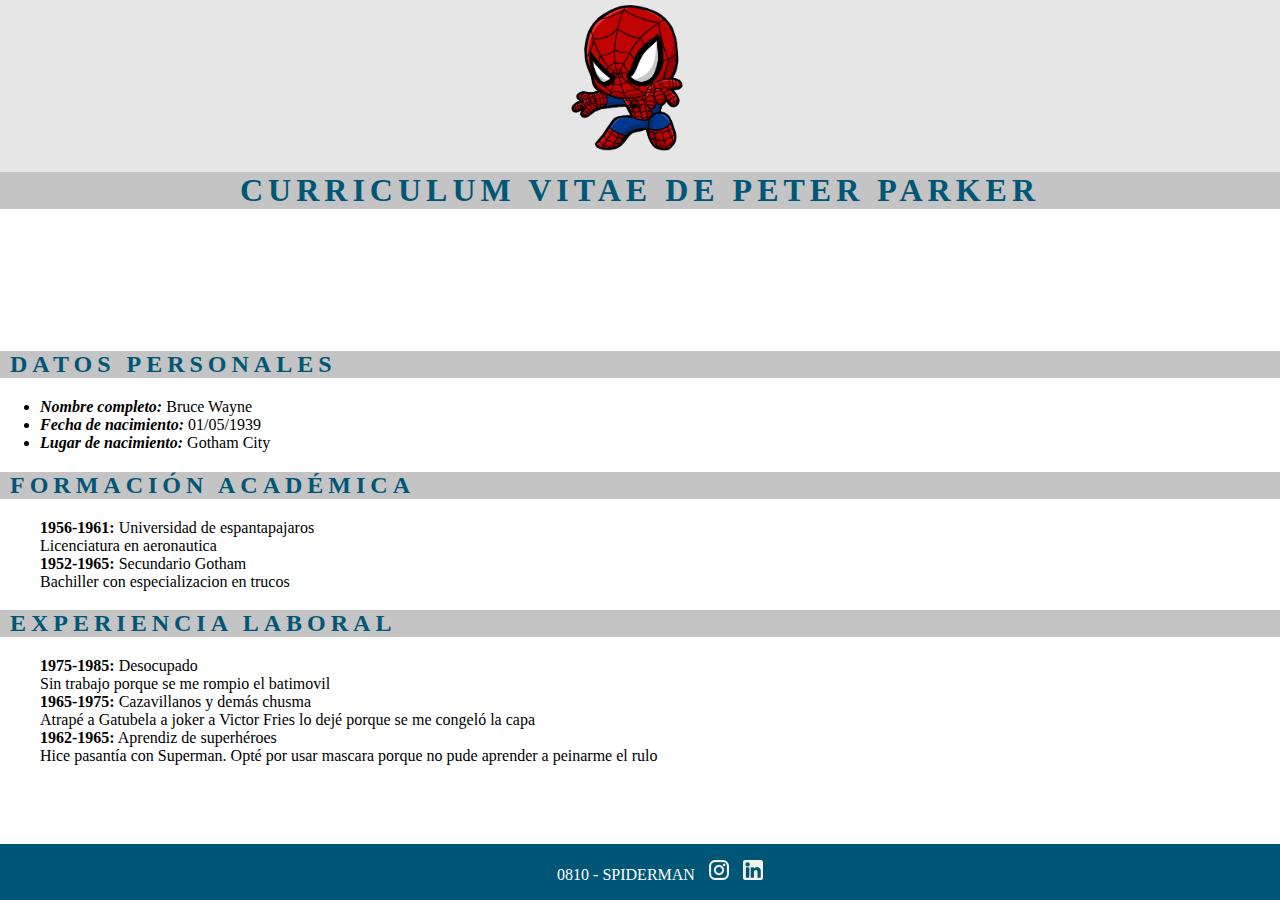
<file: index.html>
<!DOCTYPE html>
<html lang="en">
<head>
    <meta charset="UTF-8">
    <meta http-equiv="X-UA-Compatible" content="IE=edge">
    <meta name="viewport" content="width=device-width, initial-scale=1.0">
    <title>Curriculum Vitae</title>
    <link rel="stylesheet" href="css/style.css">
</head>
<body>
    <header>
        <img id="principal" src="img/spiderman.png" alt="Foto Persona">
        <h1>CURRICULUM VITAE DE PETER PARKER</h1>
    </header>
    <main>
        <section>
            <div class="separador"></div>
            <article>
                <h2>DATOS PERSONALES</h2>
                <ul>
                    <li><strong class="info-basica">Nombre completo:</strong> Bruce Wayne</li>
                    <li><strong class="info-basica">Fecha de nacimiento:</strong> 01/05/1939</li>
                    <li><strong class="info-basica">Lugar de nacimiento:</strong> Gotham City</li>
                </ul>
            </article>
            <article>
                <h2>FORMACIÓN ACADÉMICA</h2>
                <ul class="anio">
                    <li><strong>1956-1961:</strong> Universidad de espantapajaros
                        <p>Licenciatura en aeronautica</p> 
                    </li>
                    <li><strong>1952-1965:</strong> Secundario Gotham
                        <p>Bachiller con especializacion en trucos</p> 
                    </li>
                </ul>
            </article>
            <article>
                <h2>EXPERIENCIA LABORAL</h2>
                <ul class="anio">
                    <li><strong>1975-1985:</strong> Desocupado <br>
                        <p>Sin trabajo porque se me rompio el batimovil</p> 
                    </li>
                    <li><strong>1965-1975:</strong> Cazavillanos y demás chusma
                        <p>Atrapé a Gatubela a joker a Victor Fries lo dejé porque se me congeló la capa</p> 
                    </li>
                    <li><strong>1962-1965:</strong> Aprendiz de superhéroes
                        <p>Hice pasantía con Superman. Opté por usar mascara porque no pude aprender a peinarme el rulo</p> 
                    </li>
                </ul>
            </article>
            <div class="separador"></div>
        </section>
    </main>
    <footer>
        <ul id="lista-footer">
            <li>0810 - SPIDERMAN</li>
            <li><img src="img/instagram.png" alt="instagram logo"></li>
            <li><img src="img/linkedin.png" alt="linkedin logo"></li>
        </ul>   
    </footer>
</body>
</html>
</file>
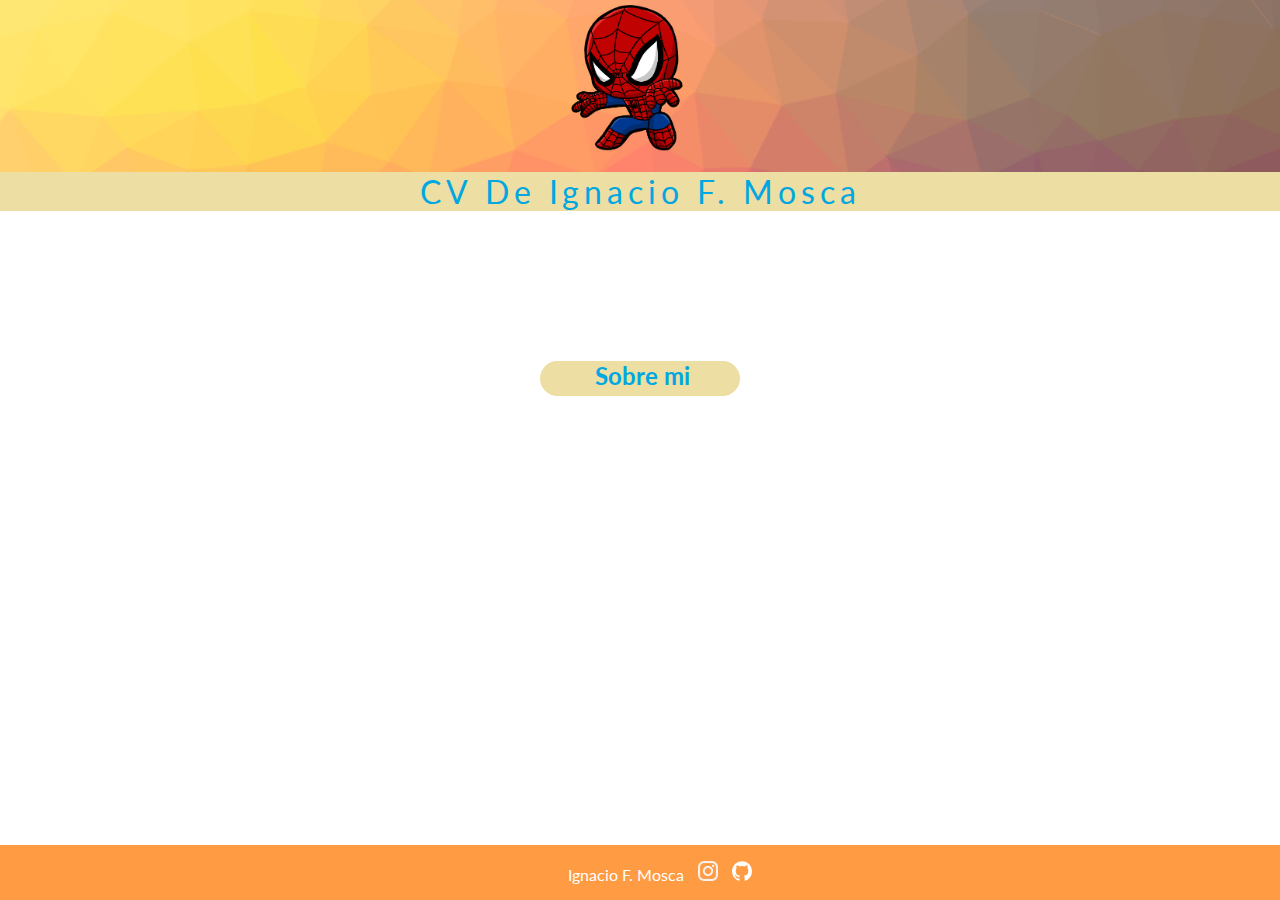
<file: Clase 8 - CV Personal/index.html>
<!DOCTYPE html>
<html lang="en">
<head>
    <meta charset="UTF-8">
    <meta http-equiv="X-UA-Compatible" content="IE=edge">
    <meta name="viewport" content="width=device-width, initial-scale=1.0">
    <title>CV Personal</title>
    <link rel="stylesheet" href="css/style.css">
    <link rel="preconnect" href="https://fonts.googleapis.com">
    <link rel="preconnect" href="https://fonts.gstatic.com" crossorigin>
    <link href="https://fonts.googleapis.com/css2?family=Lato:wght@300;400&display=swap" rel="stylesheet">
</head>
<body>
    <header>
        <img id="principal" src="img/spiderman.png" alt="Spiderman">
        <h1>CV De Ignacio F. Mosca</h1>
    </header>
    <main>
        <div id="contenedor-sobre-mi"><a id="sobre-mi" href="sobremi.html" target="_blank"><strong>Sobre mi</strong></a></div>
    </main>
    <footer>
        <ul id="lista-footer">
            <li>Ignacio F. Mosca</li>
            <li><a href="#"><img src="img/instagram.png" alt="instagram logo"></a></li>
            <li><a href="https://github.com/Nachofra" target="_blank"><img src="img/github.png" alt="github logo"></a></li>
        </ul>   
    </footer>
</body>
</html>
</file>
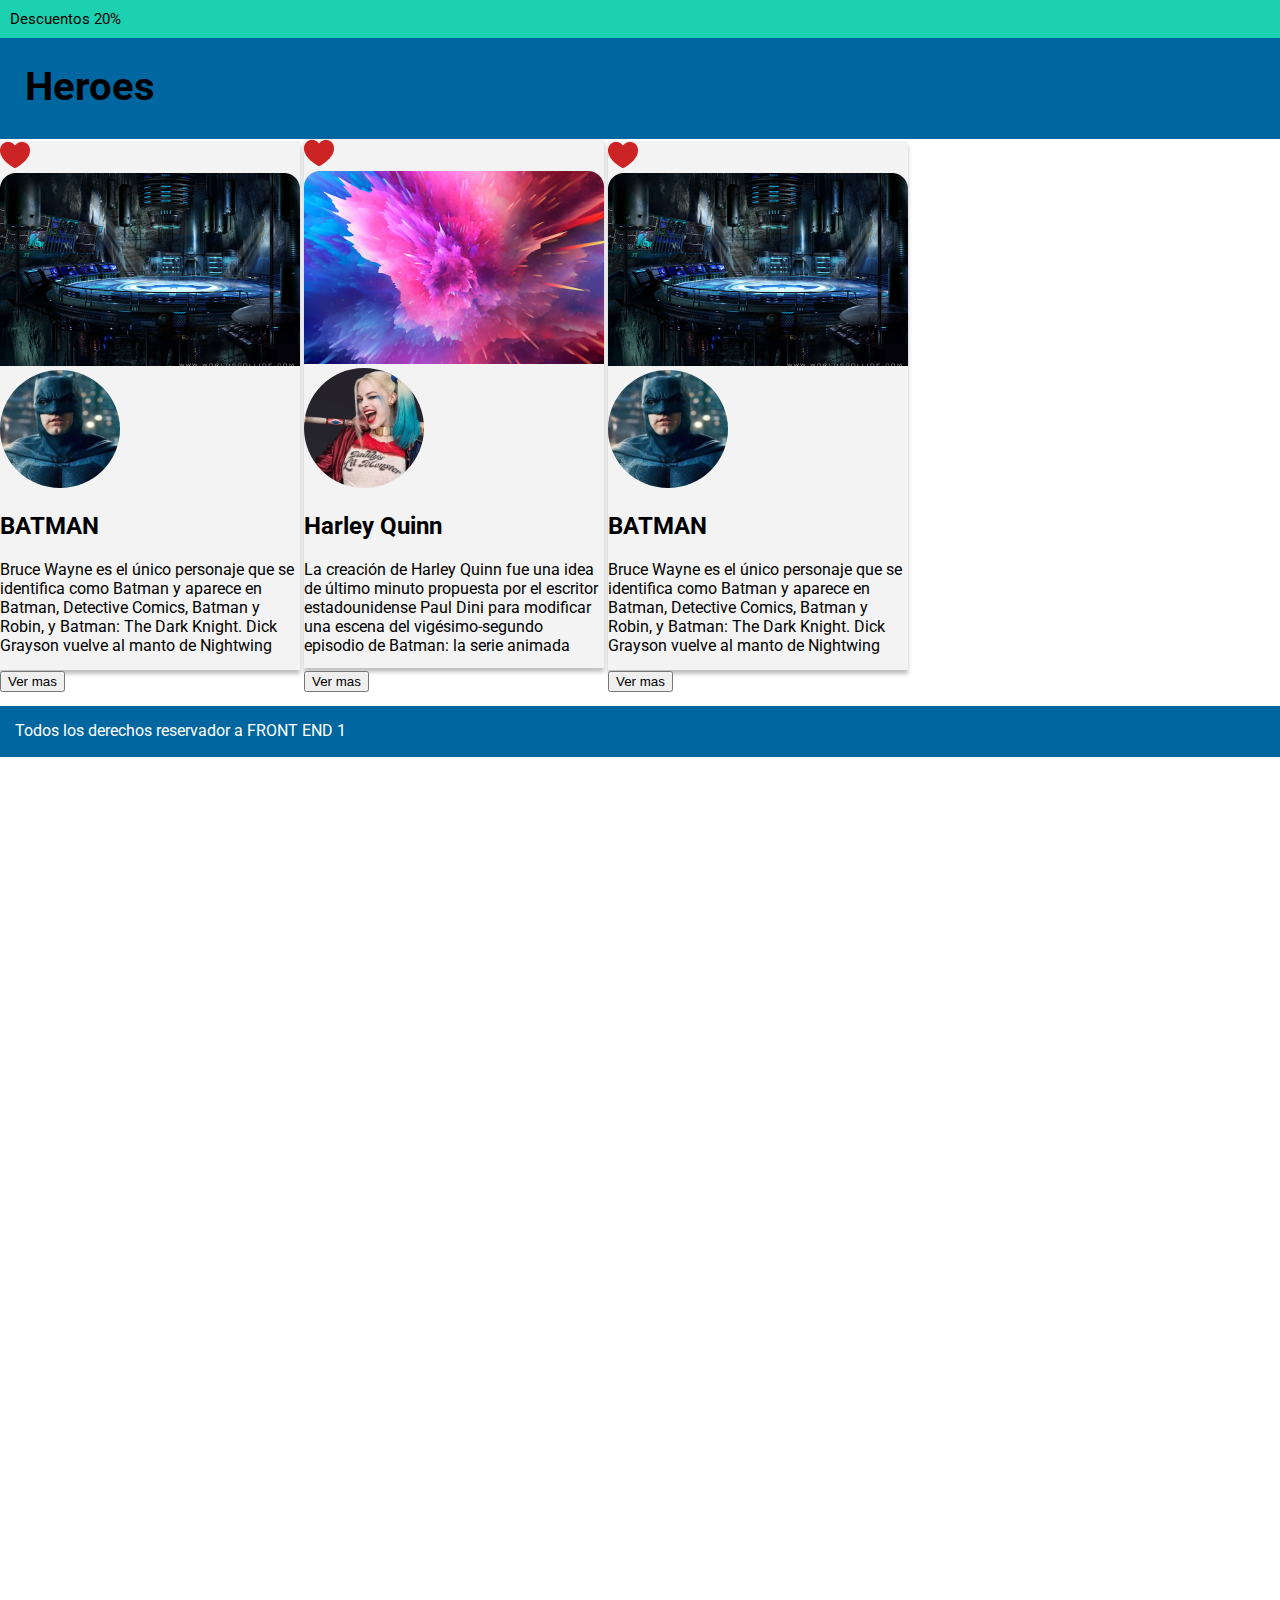
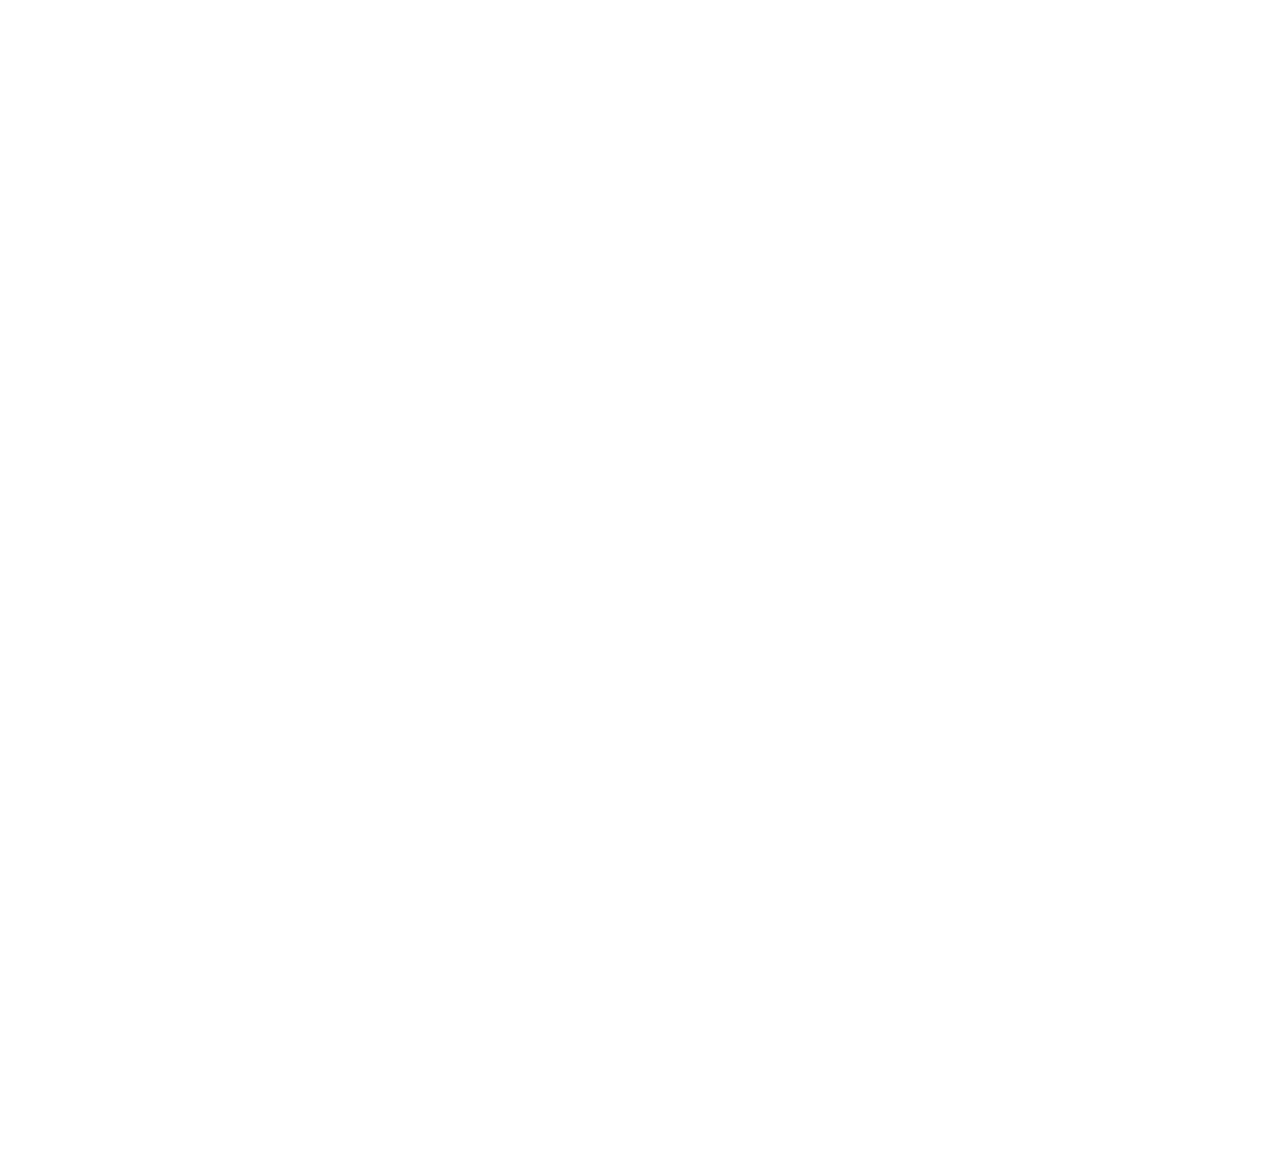
<file: Clase-10-superheroes/index.html>
<!DOCTYPE html>
<html lang="en">
<head>
    <meta charset="UTF-8">
    <meta http-equiv="X-UA-Compatible" content="IE=edge">
    <meta name="viewport" content="width=device-width, initial-scale=1.0">
    <title>Superheroes</title>
    <link rel="stylesheet" href="css/style.css">
    <link rel="preconnect" href="https://fonts.googleapis.com">
    <link rel="preconnect" href="https://fonts.gstatic.com" crossorigin>
    <link href="https://fonts.googleapis.com/css2?family=Roboto:wght@300;400&display=swap" rel="stylesheet">
</head>
<body>
    <header>
        <section>
            <article id="header-descuento">
               <p id="header-descuento-p">Descuentos 20%</p>
            </article>
            <article id="header-heroes">
                <h1>Heroes</h1>
            </article>
        </section>
    </header>
    <body>
        <section id="body-section">
            <article>
                <img src="img/corazon.png" alt="Corazon">
                <img src="img/fondo_batman.png" alt="Fondo">
                <img class="perfil" src="img/batman.png" alt="Icono perfil">
                <h2>BATMAN</h2>
                <p>Bruce Wayne es el único personaje que se identifica como Batman y aparece en Batman, Detective Comics, Batman y Robin, y Batman: 
                    The Dark Knight. Dick Grayson vuelve al manto de Nightwing</p>
                <button>Ver mas</button>
            </article>
            <article>
                <img src="img/corazon.png" alt="Corazon">
                <img src="img/fondo_harley.png" alt="Fondo">
                <img class="perfil" src="img/harley.png" alt="Icono perfil">
                <h2>Harley Quinn</h2>
                <p>La creación de Harley Quinn fue una idea de último minuto propuesta por el escritor estadounidense Paul Dini para modificar una 
                    escena del vigésimo-segundo episodio de Batman: la serie animada</p>
                <button>Ver mas</button>
            </article>
            <article>
                <img src="img/corazon.png" alt="Corazon">
                <img src="img/fondo_batman.png" alt="Fondo">
                <img class="perfil" src="img/batman.png" alt="Icono perfil">
                <h2>BATMAN</h2>
                <p>Bruce Wayne es el único personaje que se identifica como Batman y aparece en Batman, Detective Comics, Batman y Robin, y Batman: 
                    The Dark Knight. Dick Grayson vuelve al manto de Nightwing</p>
                <button>Ver mas</button>
            </article>
        </section>
    </body>
    <footer>
        <section id="footer-derechos">
            <p>Todos los derechos reservador a FRONT END 1</p>
        </section>
        <div></div>
    </footer>
</body>
</html>
</file>
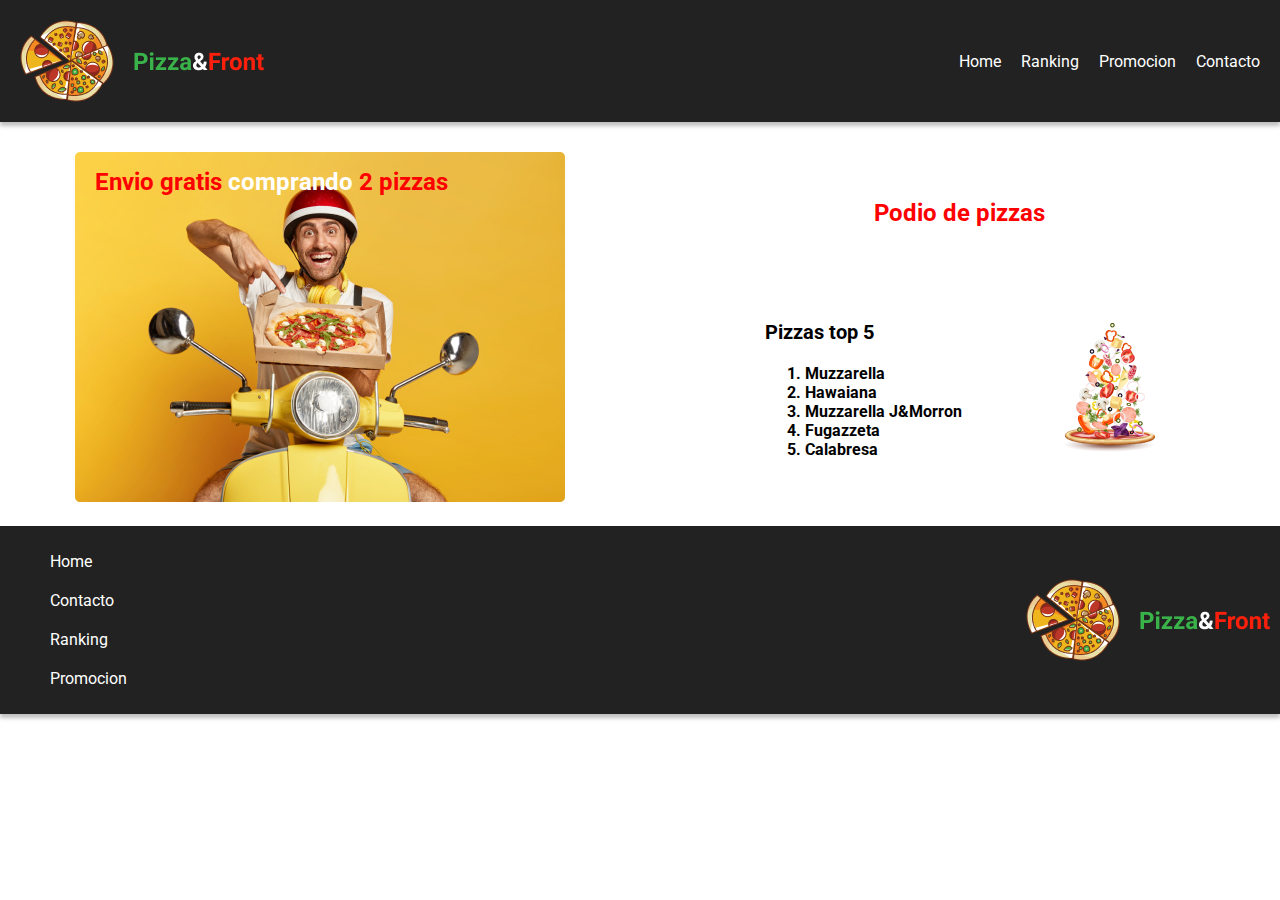
<file: Clase-11-Flexbox/index.html>
<!DOCTYPE html>
<html lang="en">
<head>
    <meta charset="UTF-8">
    <meta http-equiv="X-UA-Compatible" content="IE=edge">
    <meta name="viewport" content="width=device-width, initial-scale=1.0">
    <link rel="stylesheet" href="css/style.css">
    <link rel="preconnect" href="https://fonts.googleapis.com">
    <link rel="preconnect" href="https://fonts.gstatic.com" crossorigin>
    <link href="https://fonts.googleapis.com/css2?family=Roboto:wght@300;400&display=swap" rel="stylesheet">
    <title>Pizzeria</title>
</head>
<body>
    <header>
        <nav id="nav-bar">
            <div class="imagenes-logo">
                <img src="img/pizza-logo.png" alt="logo">
                <img src="img/pizza-front-letra.png" alt="logo-letras">
            </div>

            <ul class="lista-nav">
                <a href="#">Home</a>
                <a href="#">Ranking</a>
                <a href="#">Promocion</a>
                <a href="#">Contacto</a>
            </ul>
        </nav>
    </header>
    <main>
        <section id="section-main">
            <article id="articulo-envio-gratis">
                <h1>Envio gratis <span>comprando</span> 2 pizzas</h1>
                <img src="img/delivery.jpg" alt="">
            </article>
            <article id="podio-article">
                <h2>Podio de pizzas</h2>
                <div id="contenedor-pizza-lista">
                    <div>
                        <h3>Pizzas top 5</h3>
                        <ol>
                            <li>Muzzarella</li>
                            <li>Hawaiana</li>
                            <li>Muzzarella J&Morron</li>
                            <li>Fugazzeta</li>
                            <li>Calabresa</li>
                        </ol>
                    </div>
                    <img src="img/pizza-cayendo.jpg" alt="">
                </div>
            </article>
        </section>
    </main>
    <footer>
        <ul class="lista-nav">
            <a href="#">Home</a>
            <a href="#">Contacto</a>
            <a href="#">Ranking</a>
            <a href="#">Promocion</a>
        </ul>
        <div class="imagenes-logo">
            <img src="img/pizza-logo.png" alt="logo">
            <img src="img/pizza-front-letra.png" alt="logo-letras">
        </div>
    </footer>
</body>
</html>
</file>
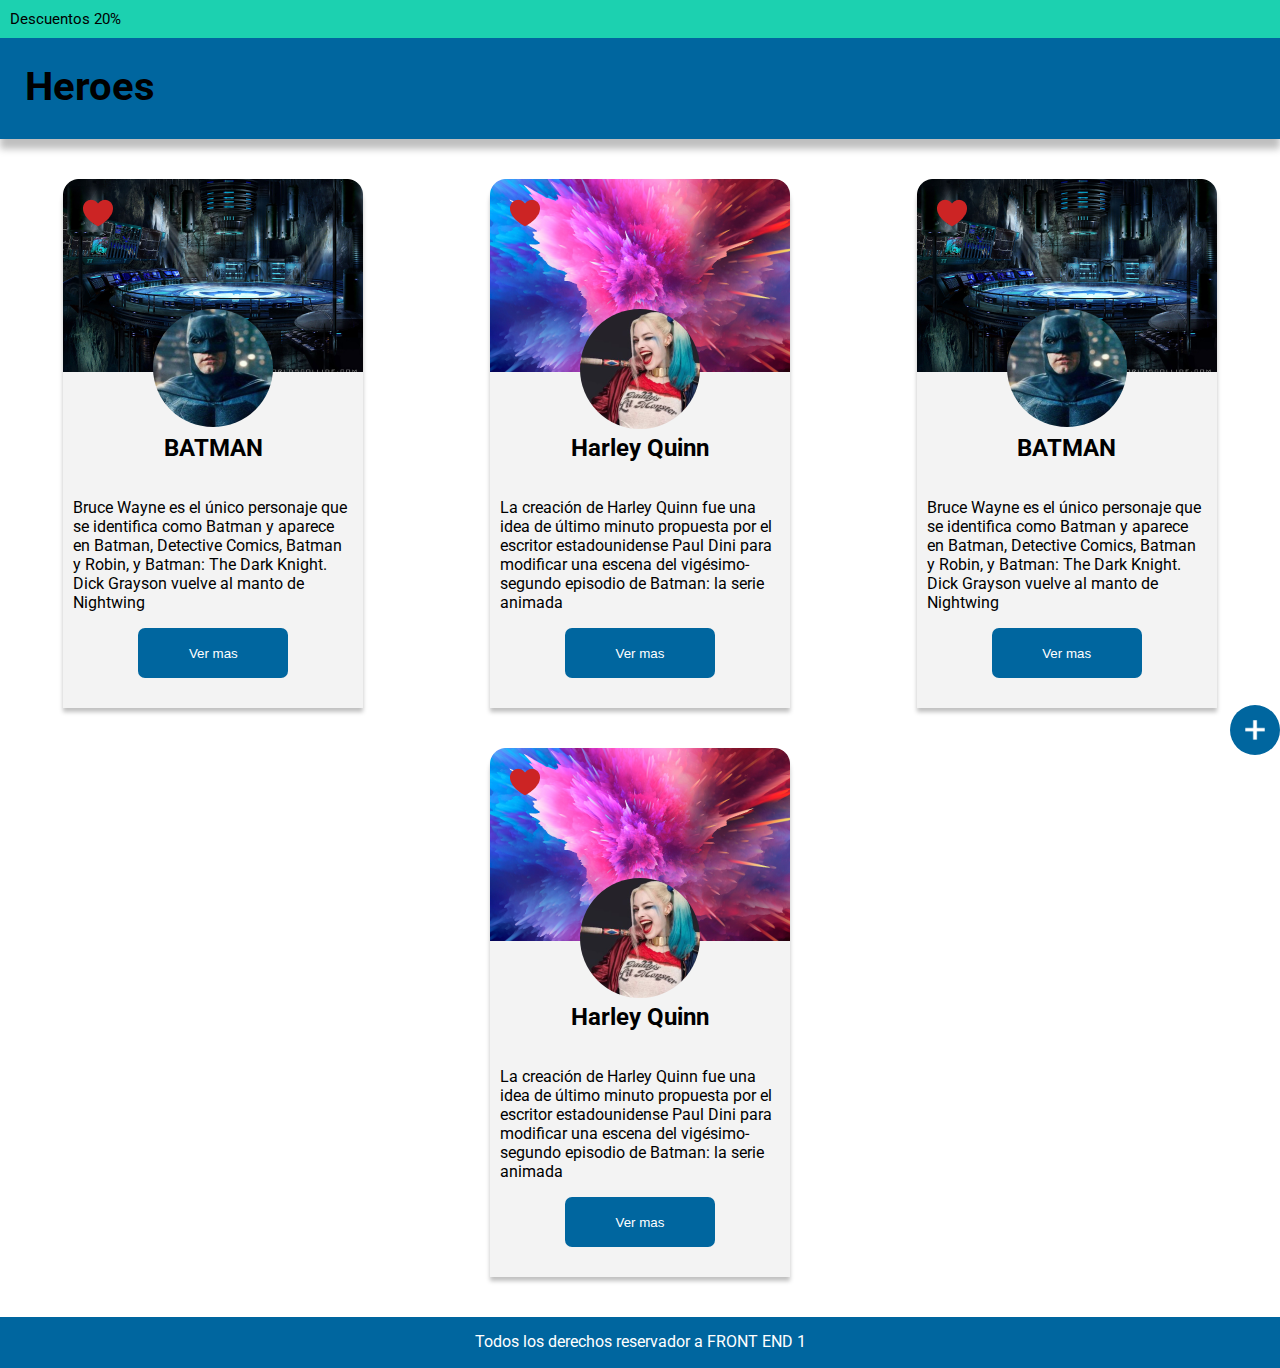
<file: Clase-14-Superheroes-Responsive/index.html>
<!DOCTYPE html>
<html lang="en">
<head>
    <meta charset="UTF-8">
    <meta http-equiv="X-UA-Compatible" content="IE=edge">
    <meta name="viewport" content="width=device-width, initial-scale=1.0">
    <title>Superheroes</title>
    <link rel="stylesheet" href="css/style.css">
    <link rel="preconnect" href="https://fonts.googleapis.com">
    <link rel="preconnect" href="https://fonts.gstatic.com" crossorigin>
    <link href="https://fonts.googleapis.com/css2?family=Roboto:wght@300;400&display=swap" rel="stylesheet">
</head>
<body>
    <header>
        <section>
            <article id="header-descuento">
               <p id="header-descuento-p">Descuentos 20%</p>
            </article>
            <article id="header-heroes">
                <h1>Heroes</h1>
            </article>
        </section>
    </header>
    <body>
        <section id="body-section">
            <article>
                <img class="corazon" src="img/corazon.png" alt="Corazon">
                <img src="img/fondo_batman.png" alt="Fondo">
                <img class="perfil" src="img/batman.png" alt="Icono perfil">
                <div class="contenedor-texto">
                    <h2>BATMAN</h2>
                    <p>Bruce Wayne es el único personaje que se identifica como Batman y aparece en Batman, Detective Comics, Batman y Robin, y Batman: 
                    The Dark Knight. Dick Grayson vuelve al manto de Nightwing</p>
                    <button>Ver mas</button>
                </div>
            </article>
            <article>
                <img class="corazon" src="img/corazon.png" alt="Corazon">
                <img src="img/fondo_harley.png" alt="Fondo">
                <img class="perfil" src="img/harley.png" alt="Icono perfil">
                <div class="contenedor-texto">
                    <h2>Harley Quinn</h2>
                    <p>La creación de Harley Quinn fue una idea de último minuto propuesta por el escritor estadounidense Paul Dini para modificar una 
                    escena del vigésimo-segundo episodio de Batman: la serie animada</p>
                    <button>Ver mas</button>
                </div>
            </article>
            <div id="icono-mas">
                <img src="img/mas.png" alt="">
            </div>
            <article>
                <img class="corazon" src="img/corazon.png" alt="Corazon">
                <img src="img/fondo_batman.png" alt="Fondo">
                <img class="perfil" src="img/batman.png" alt="Icono perfil">
                <div class="contenedor-texto">
                    <h2>BATMAN</h2>
                    <p>Bruce Wayne es el único personaje que se identifica como Batman y aparece en Batman, Detective Comics, Batman y Robin, y Batman: 
                    The Dark Knight. Dick Grayson vuelve al manto de Nightwing</p>
                    <button>Ver mas</button>
                </div>
            </article>
            <article>
                <img class="corazon" src="img/corazon.png" alt="Corazon">
                <img src="img/fondo_harley.png" alt="Fondo">
                <img class="perfil" src="img/harley.png" alt="Icono perfil">
                <div class="contenedor-texto">
                    <h2>Harley Quinn</h2>
                    <p>La creación de Harley Quinn fue una idea de último minuto propuesta por el escritor estadounidense Paul Dini para modificar una 
                    escena del vigésimo-segundo episodio de Batman: la serie animada</p>
                    <button>Ver mas</button>
                </div>
            </article>
        </section>
    </body>
    <footer>
        <section id="footer-derechos">
            <p>Todos los derechos reservador a FRONT END 1</p>
        </section>
    </footer>
</body>
</html>
</file>
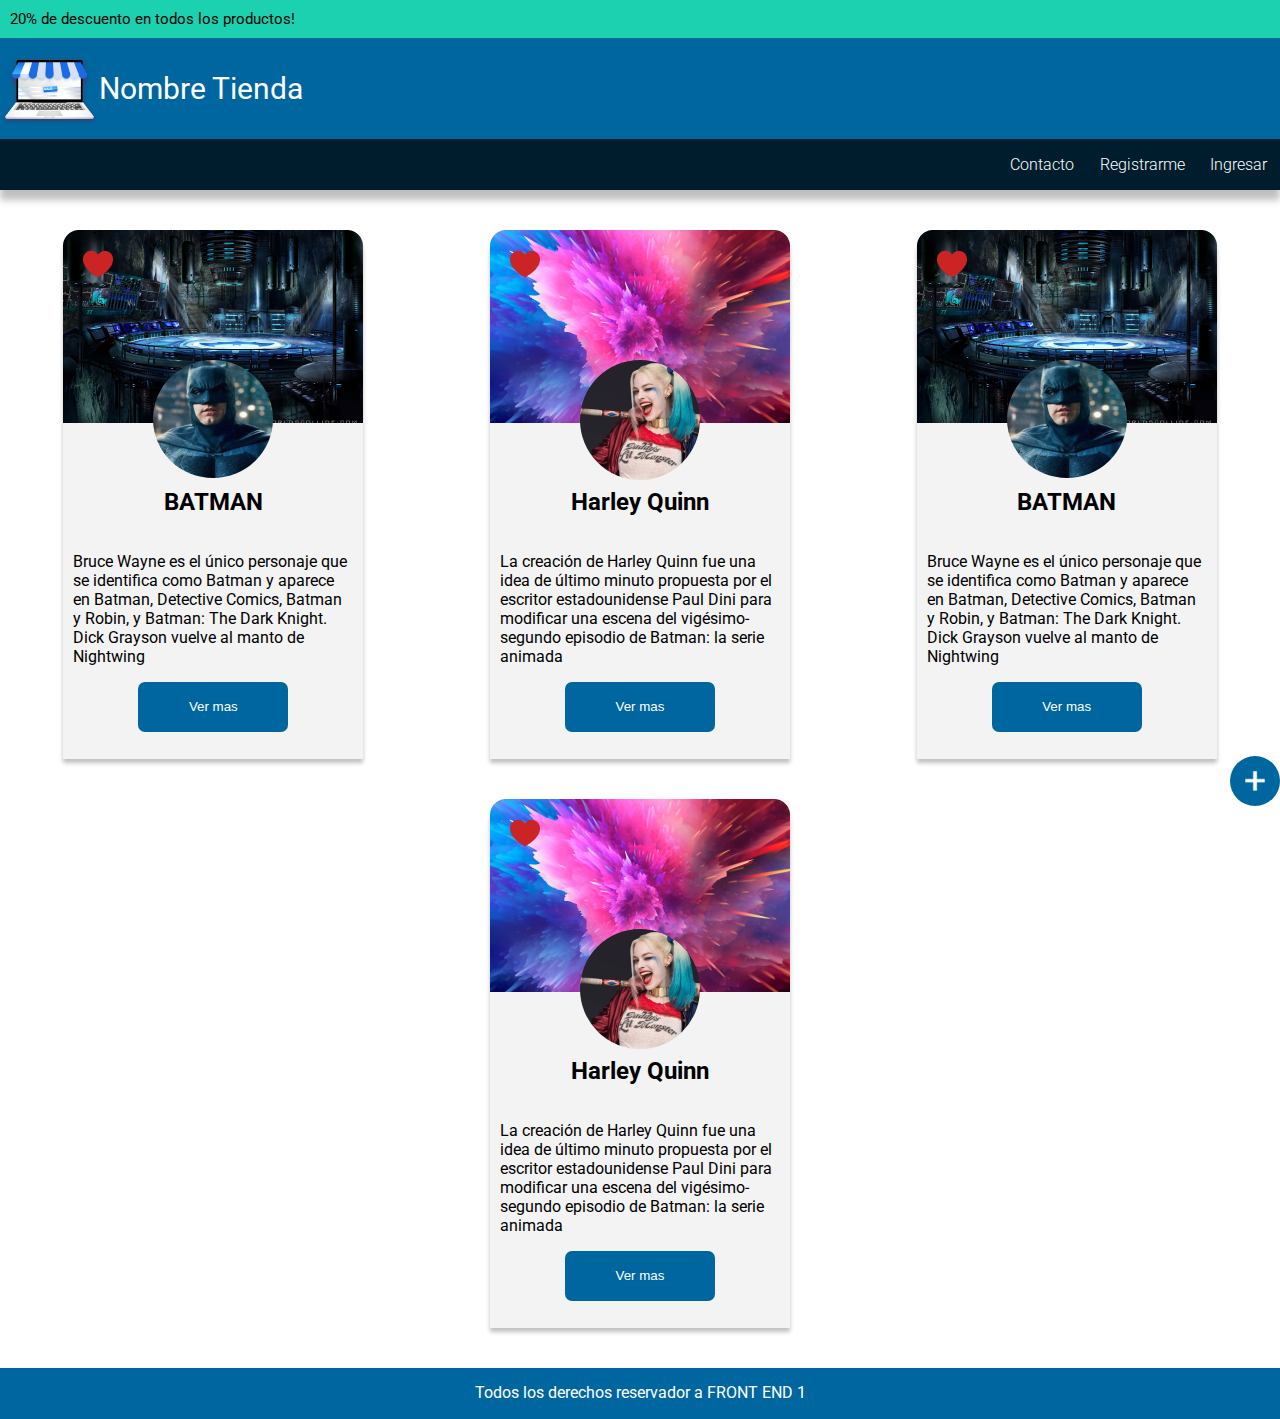
<file: Clase-16-Superheroes-Formulario/index.html>
<!DOCTYPE html>
<html lang="en">
<head>
    <meta charset="UTF-8">
    <meta http-equiv="X-UA-Compatible" content="IE=edge">
    <meta name="viewport" content="width=device-width, initial-scale=1.0">
    <title>Superheroes</title>
    <link rel="stylesheet" href="css/style.css">
    <link rel="preconnect" href="https://fonts.googleapis.com">
    <link rel="preconnect" href="https://fonts.gstatic.com" crossorigin>
    <link href="https://fonts.googleapis.com/css2?family=Roboto:wght@300;400&display=swap" rel="stylesheet">
</head>
<body>
    <header>
        <section>
            <article id="header-descuento">
               <p id="header-descuento-p">20% de descuento en todos los productos!</p>
            </article>
            <article id="header-heroes">
                <img src="img/logo-compu.png" alt="">
                <h1>Nombre Tienda</h1>
            </article>
            <nav>
                <ul>
                    <li><a href="#">Contacto</a></li>
                    <li><a href="#">Registrarme</a></li>
                    <li><a href="#">Ingresar</a></li>
                </ul>
            </nav>
        </section>
    </header>
    <main id="main-principal">
        <section id="body-section">
            <article>
                <img class="corazon" src="img/corazon.png" alt="Corazon">
                <img src="img/fondo_batman.png" alt="Fondo">
                <img class="perfil" src="img/batman.png" alt="Icono perfil">
                <div class="contenedor-texto">
                    <h2>BATMAN</h2>
                    <p>Bruce Wayne es el único personaje que se identifica como Batman y aparece en Batman, Detective Comics, Batman y Robin, y Batman: 
                    The Dark Knight. Dick Grayson vuelve al manto de Nightwing</p>
                    <button>Ver mas</button>
                </div>
            </article>
            <article>
                <img class="corazon" src="img/corazon.png" alt="Corazon">
                <img src="img/fondo_harley.png" alt="Fondo">
                <img class="perfil" src="img/harley.png" alt="Icono perfil">
                <div class="contenedor-texto">
                    <h2>Harley Quinn</h2>
                    <p>La creación de Harley Quinn fue una idea de último minuto propuesta por el escritor estadounidense Paul Dini para modificar una 
                    escena del vigésimo-segundo episodio de Batman: la serie animada</p>
                    <button>Ver mas</button>
                </div>
            </article>
            <a href="form.html" id="icono-mas"><img src="img/mas.png" alt=""></a>
            <article>
                <img class="corazon" src="img/corazon.png" alt="Corazon">
                <img src="img/fondo_batman.png" alt="Fondo">
                <img class="perfil" src="img/batman.png" alt="Icono perfil">
                <div class="contenedor-texto">
                    <h2>BATMAN</h2>
                    <p>Bruce Wayne es el único personaje que se identifica como Batman y aparece en Batman, Detective Comics, Batman y Robin, y Batman: 
                    The Dark Knight. Dick Grayson vuelve al manto de Nightwing</p>
                    <button>Ver mas</button>
                </div>
            </article>
            <article>
                <img class="corazon" src="img/corazon.png" alt="Corazon">
                <img src="img/fondo_harley.png" alt="Fondo">
                <img class="perfil" src="img/harley.png" alt="Icono perfil">
                <div class="contenedor-texto">
                    <h2>Harley Quinn</h2>
                    <p>La creación de Harley Quinn fue una idea de último minuto propuesta por el escritor estadounidense Paul Dini para modificar una 
                    escena del vigésimo-segundo episodio de Batman: la serie animada</p>
                    <button>Ver mas</button>
                </div>
            </article>
        </section>
    </main>
    <footer>
        <section id="footer-derechos">
            <p>Todos los derechos reservador a FRONT END 1</p>
        </section>
    </footer>
</body>
</html>
</file>
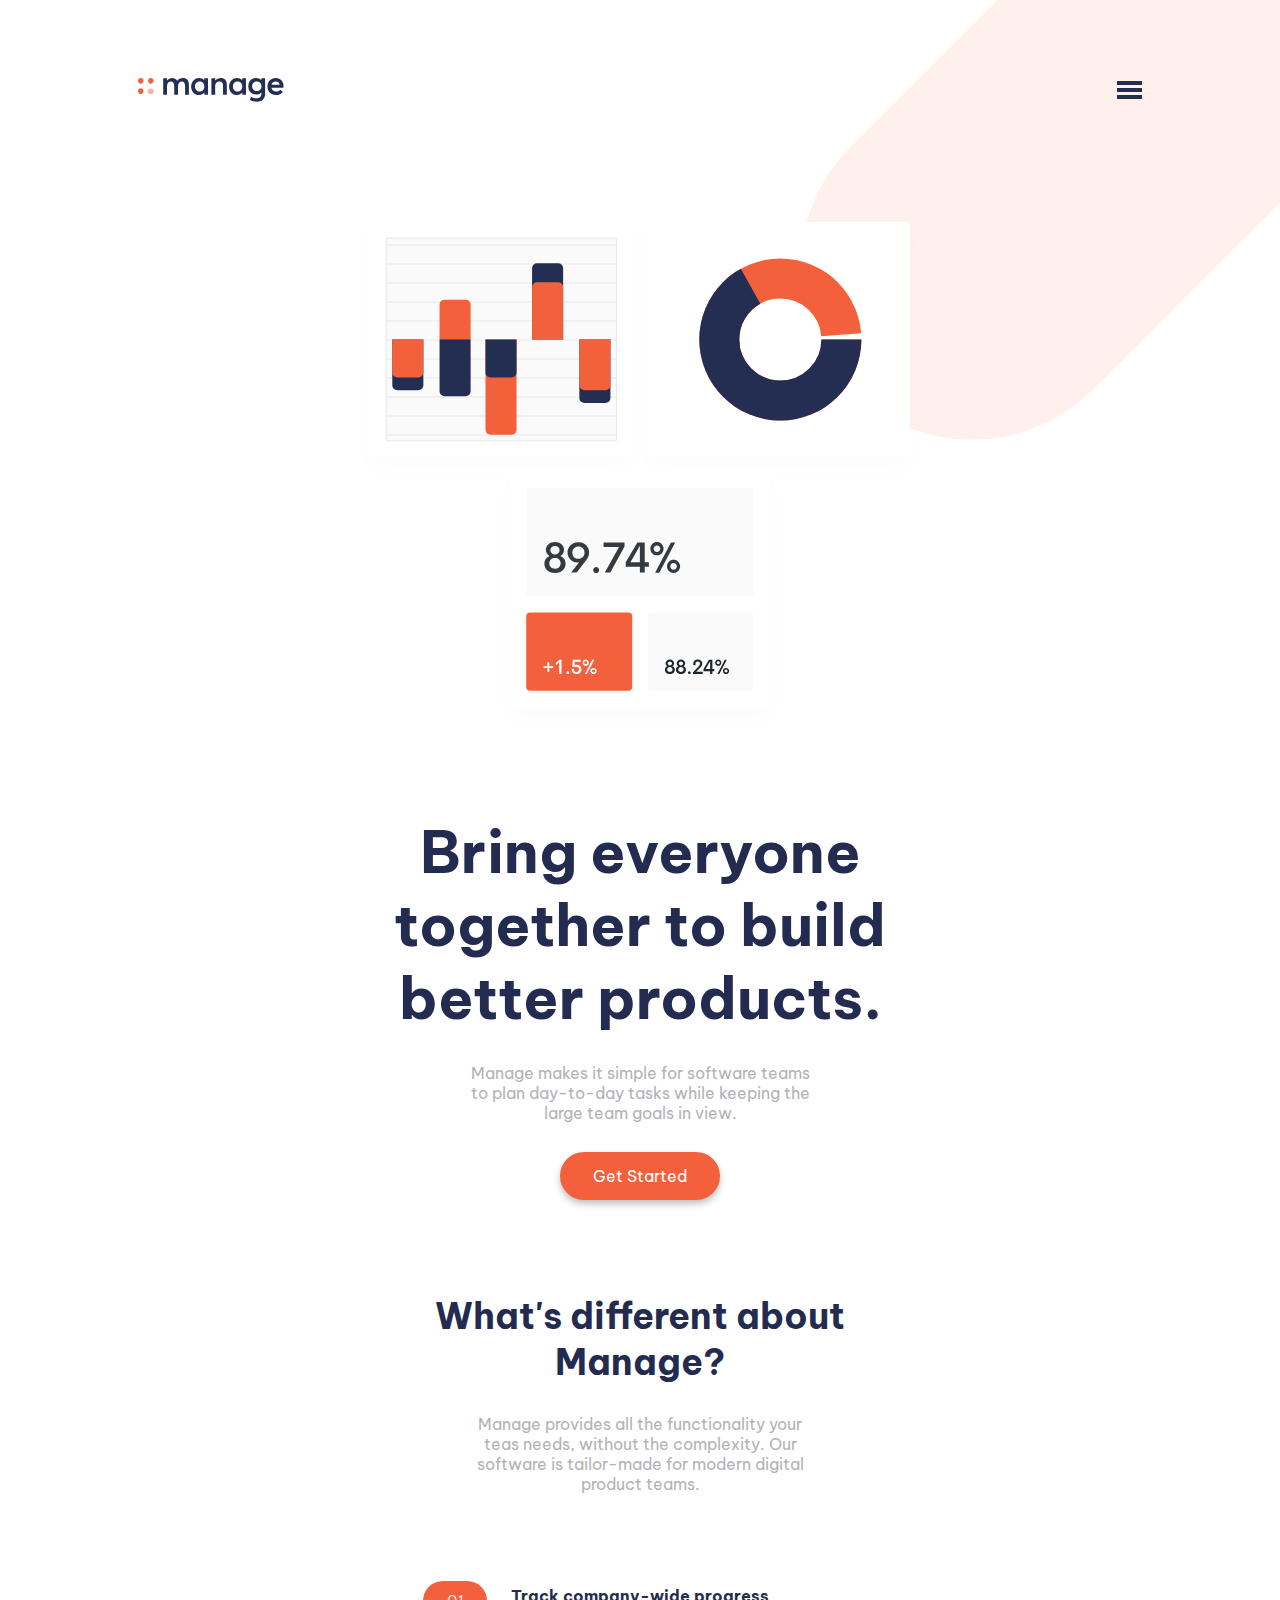
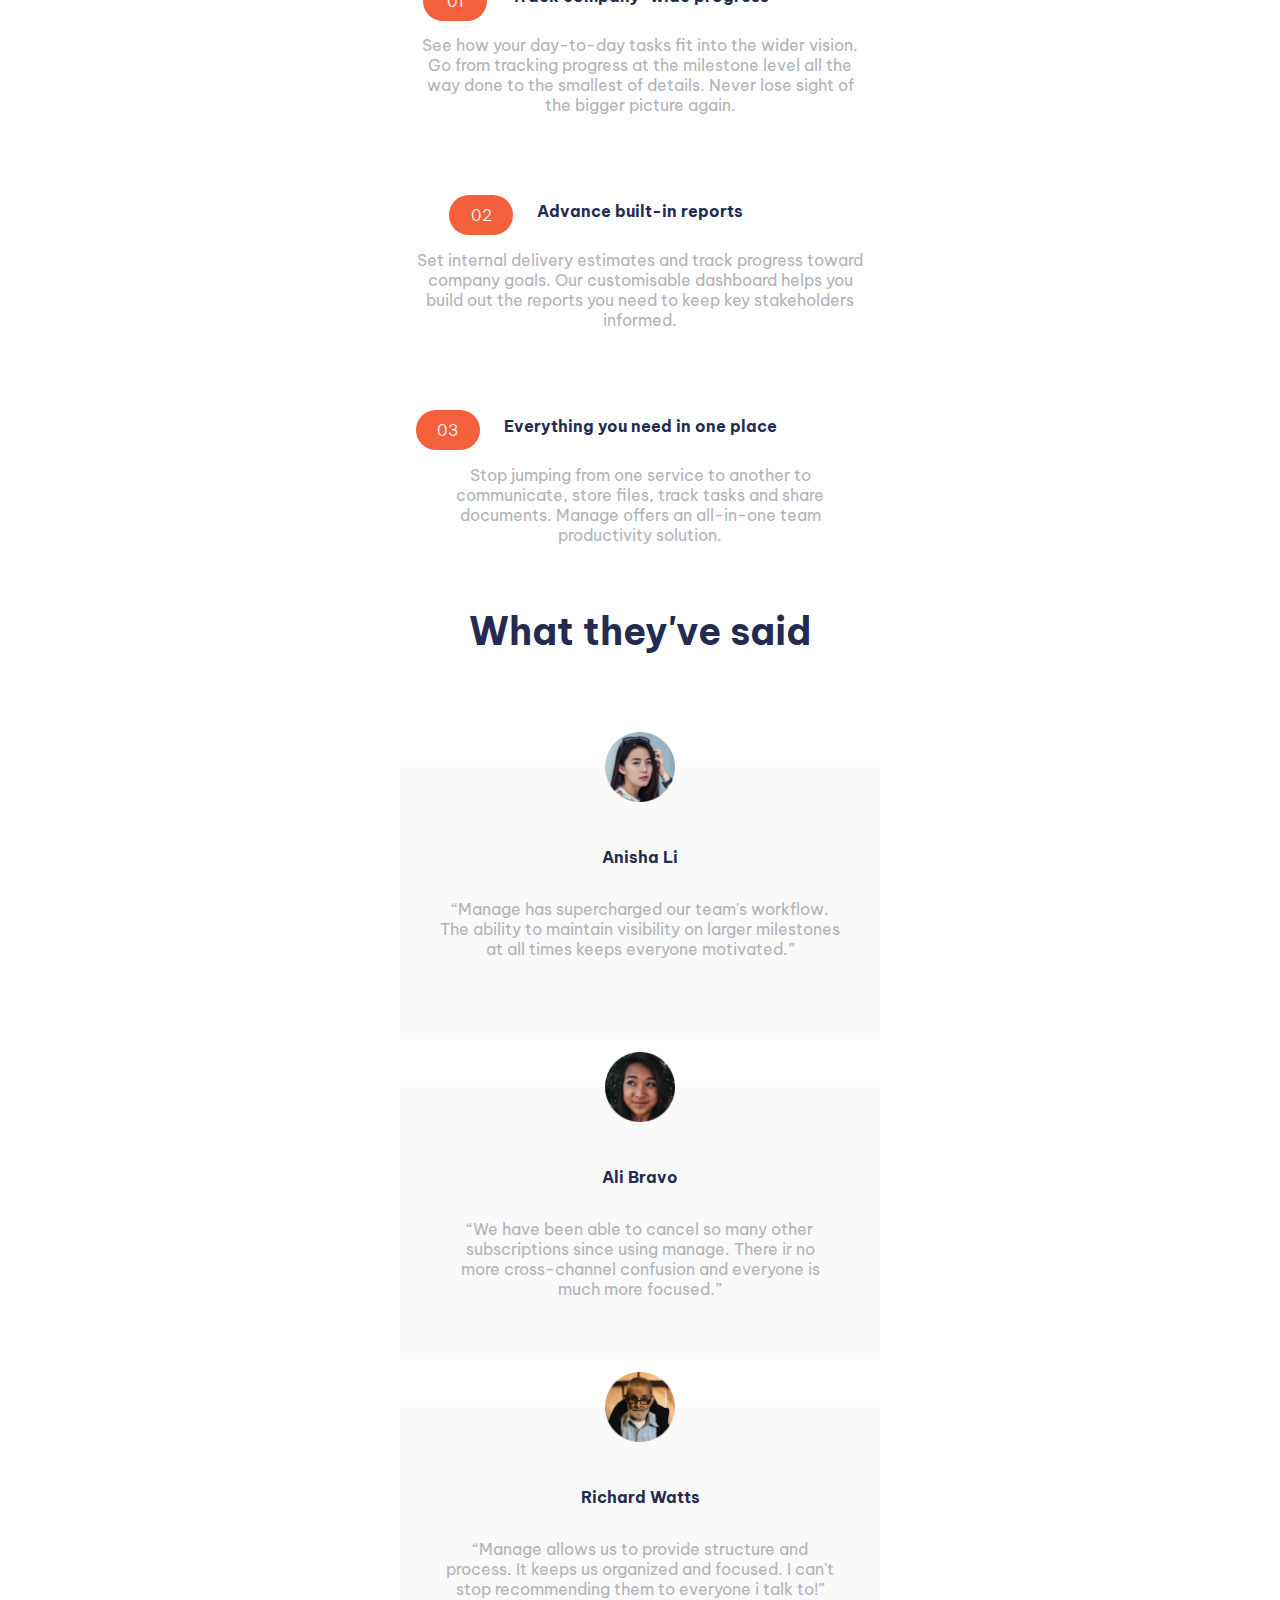
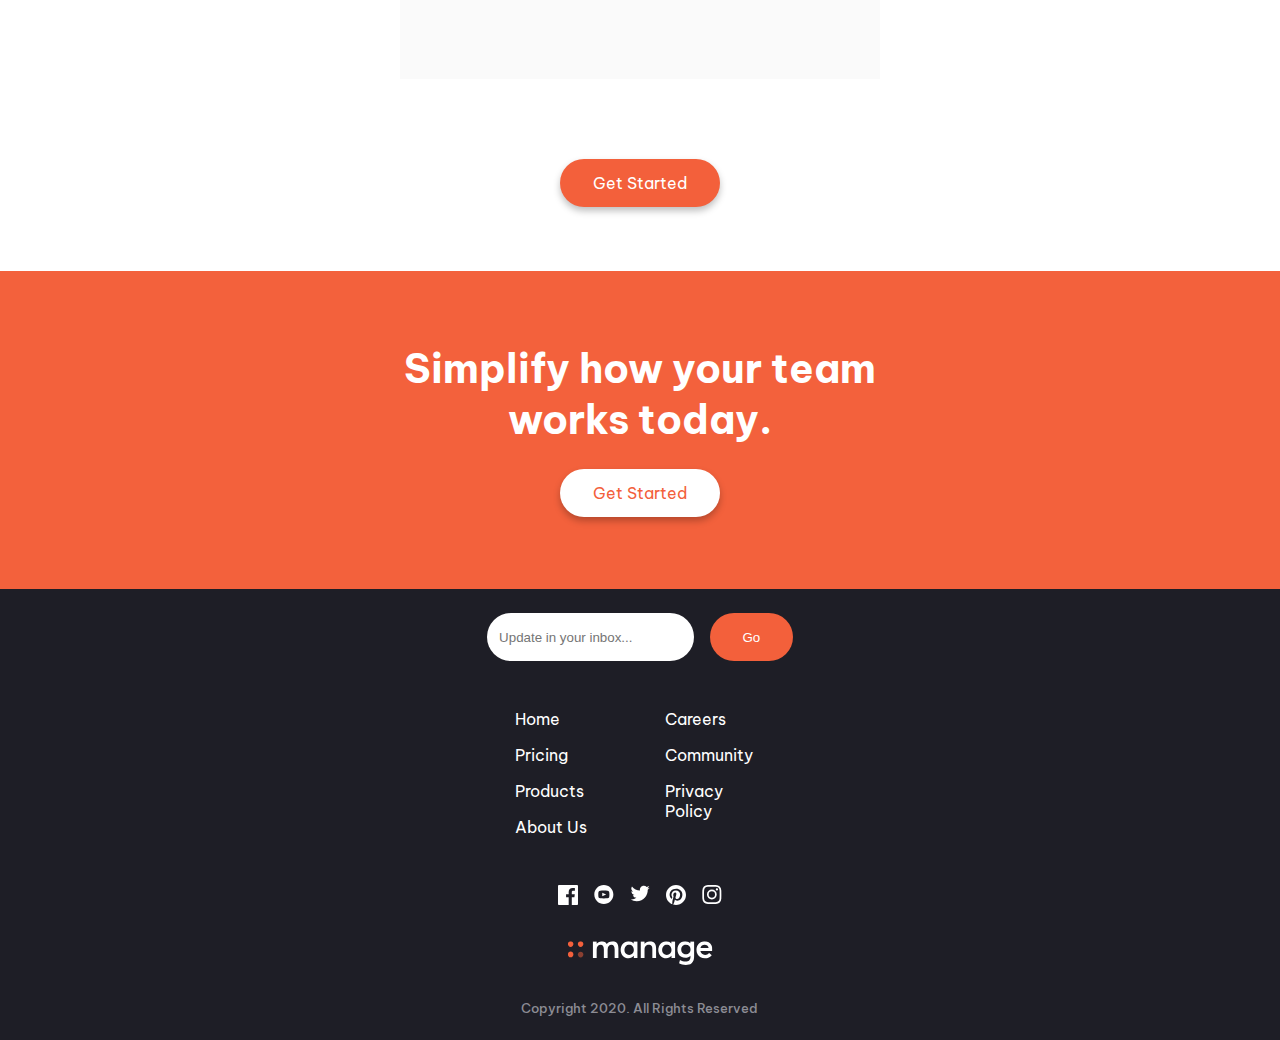
<file: Entrega Final Ignacio Mosca/index.html>
<!DOCTYPE html>
<html lang="es">
<head>
    <meta charset="UTF-8">
    <meta http-equiv="X-UA-Compatible" content="IE=edge">
    <meta name="viewport" content="width=device-width, initial-scale=1.0, minimum-scale=1">
    <title>Entrega Final FrontEnd</title>
    
    <link rel="preconnect" href="https://fonts.googleapis.com">
    <link rel="preconnect" href="https://fonts.gstatic.com" crossorigin>
    <link href="https://fonts.googleapis.com/css2?family=Be+Vietnam+Pro:wght@400;500;700&display=swap" rel="stylesheet">
    
    <link rel="stylesheet" href="css/style.css">
</head>
<body>
    <header class="header">
        <nav class="nav-header">
            <img src="img/logo.svg" alt="logo-empresa" class="logo-empresa">

            <ul class="formato-lista" id="lista-nav">
                <li><a href="#Princing">Pricing</a></li>
                <li><a href="#Product">Product</a></li>
                <li><a href="#About Us">About Us</a></li>
                <li><a href="#Careers">Careers</a></li>
                <li><a href="#Community">Community</a></li>
            </ul>

            <a href="#getStarted" class="button">Get Started</a>
            
            <img id="nav-header-hamburger" src="img/icon-hamburger.svg" alt="hamburger">
        </nav>
    </header>
    
    <main class="main">

        <section class="main-section">
            <article class="main-section-contenedor">
                <div class="main-section-contenedor-hijo main-section-contenedor-hijo-presentacion-empresa">
                    <h1 class="titulo">
                        Bring everyone together to build better products.
                    </h1>

                    <p class="texto texto-claro">
                        Manage makes it simple for software teams
                        to plan day-to-day tasks while keeping the 
                        large team goals in view.
                    </p>

                    <a href="#getStarted" class="button">Get Started</a>
                </div>
            </article>
            <article class="main-section-contenedor">
                <img id="img-principal" src="img/illustration-intro.svg" alt="ilustracion-principal">
            </article>
        </section>

        <section class="main-section">

            <article class="main-section-contenedor diferencias-empresa">
                <div class="main-section-contenedor-hijo main-section-contenedor-hijo-diferencias-empresa">
                    <h2 class="titulo">
                        What's different about
                        Manage? 
                    </h2>
                    <p class="texto texto-claro">
                        Manage provides all the functionality your
                        teas needs, without the complexity. Our software 
                        is tailor-made for modern digital product teams.
                    </p>
                </div>
            </article>
            <article class="main-section-contenedor diferencias-empresa-lista">
                <div class="main-section-contenedor-hijo main-section-contenedor-hijo-diferencias-empresa-lista" id="button-before">
                    <h4 class="titulo">Track company-wide progress</h4>
                    <p class="texto texto-claro">
                        See how your day-to-day tasks fit 
                        into the wider vision. Go from tracking progress 
                        at the milestone level all the way done to the 
                        smallest of details. Never lose sight of the bigger 
                        picture again.
                    </p>
                </div>
                <div class="main-section-contenedor-hijo main-section-contenedor-hijo-diferencias-empresa-lista" id="button-before">
                    <h4 class="titulo">Advance built-in reports</h4>
                    <p class="texto texto-claro">
                        Set internal delivery estimates and track 
                        progress toward company goals. Our customisable 
                        dashboard helps you build out the reports you need 
                        to keep key stakeholders informed.
                    </p>
                </div>
                <div class="main-section-contenedor-hijo main-section-contenedor-hijo-diferencias-empresa-lista" id="button-before">
                    <h4 class="titulo">Everything you need in one place</h4>
                    <p class="texto texto-claro">
                        Stop jumping from one service to another 
                        to communicate, store files, track tasks and 
                        share documents. Manage offers an all-in-one 
                        team productivity solution.
                    </p>
                </div>
            </article>
        </section>
        
        <section class="main-section main-section-perfiles">
            <h3 class="titulo">What they've said</h3>
            <article class="main-section-contenedor main-section-contenedor-perfiles">
                <div class="main-section-contenedor-hijo">
                    <div class="main-section-contenedor-hijo-perfil">
                        <img src="img/avatar-anisha.png" alt="customer-logo">
                        <h4 class="titulo">Anisha Li</h4>
                        <p class="texto texto-claro">
                            “Manage has supercharged our team's workflow. 
                            The ability to maintain visibility on larger 
                            milestones at all times keeps everyone motivated.”
                        </p>
                    </div>
                </div>
                <div class="main-section-contenedor-hijo">
                    <div class="main-section-contenedor-hijo-perfil">
                        <img src="img/avatar-ali.png" alt="customer-logo">
                        <h4 class="titulo">Ali Bravo</h4>
                        <p class="texto texto-claro">
                            “We have been able to cancel so many 
                            other subscriptions since using manage. 
                            There ir no more cross-channel confusion and 
                            everyone is much more focused.”
                        </p>
                    </div>
                </div>
                <div class="main-section-contenedor-hijo">
                    <div class="main-section-contenedor-hijo-perfil">
                        <img src="img/avatar-richard.png" alt="">
                        <h4 class="titulo">Richard Watts</h4>
                        <p class="texto texto-claro">
                            “Manage allows us to provide structure and 
                            process. It keeps us organized and focused. 
                            I can't stop recommending them to everyone i 
                            talk to!”
                        </p>
                    </div>
                </div>
            </article>
            <div class="button-radio">
                <span class="radio-customer"></span>
                <span class="radio-customer"></span>
                <span class="radio-customer"></span>
                <span class="radio-customer"></span>
            </div>
            <a href="#getStarted" class="button">Get Started</a>
        </section>

    </main>
    <footer class="footer">

        <div class="footer-contenedor">
            <div class="footer-contenedor-hijo">
                <h2 class="titulo">
                    Simplify how your team
                    works today.
                </h2>
                <a href="#getStarted" class="button button-footer">Get Started</a>
            </div>
        </div>

        <div class="footer-contenedor">
            <div class="footer-contenedor-hijo">
                <div class="footer-contenedor-hijo-info">
                    <p class="copy-rights-text" id="copy-rights-text-mobile">
                        Copyright 2020. All Rights Reserved
                    </p>
                    <img src="img/logo-footer.svg" alt="logo-empresa" class="logo-empresa">
                    <ul class="formato-lista formato-lista-imagenes">
                        <li><a href="#facebook"><img src="img/icon-facebook.svg" alt="facebook-icon"></a></li>
                        <li><a href="#youtube"><img src="img/icon-youtube.svg" alt="youtube-icon"></a></li>
                        <li><a href="#twitter"><img src="img/icon-twitter.svg" alt="twitter-icon"></a></li>
                        <li><a href="#pinterest"><img src="img/icon-pinterest.svg" alt="pinterest-icon"></a></li>
                        <li><a href="#instagram"><img src="img/icon-instagram.svg" alt="instagram-icon"></a></li>
                    </ul>
                </div>
                <div class="footer-contenedor-listas">
                    <div class="footer-contenedor-hijo-info">
                        <ul class="formato-lista">
                            <li><a href="">Home</a></li>
                            <li><a href="">Pricing</a></li>
                            <li><a href="">Products</a></li>
                            <li><a href="">About Us</a></li>
                        </ul>
                    </div>
                    <div class="footer-contenedor-hijo-info">
                        <ul class="formato-lista">
                            <li><a href="">Careers</a></li>
                            <li><a href="">Community</a></li>
                            <li><a href="">Privacy Policy</a></li>
                        </ul>
                    </div>
                </div>
                <div class="footer-contenedor-hijo-info">
                    <form class="footer-contenedor-hijo-info-form" action="procesoDefault.php" method="#">
                        <input type="email" name="email" placeholder="Update in your inbox..." class="button button-footer">
                        <button type="submit" class="button">Go</button>
                    </form>
                    <p class="copy-rights-text" id="copy-rights-text-desktop">
                        Copyright 2020. All Rights Reserved
                    </p>
                </div>
            </div>
        </div>

    </footer>
</body>
</html>
</file>
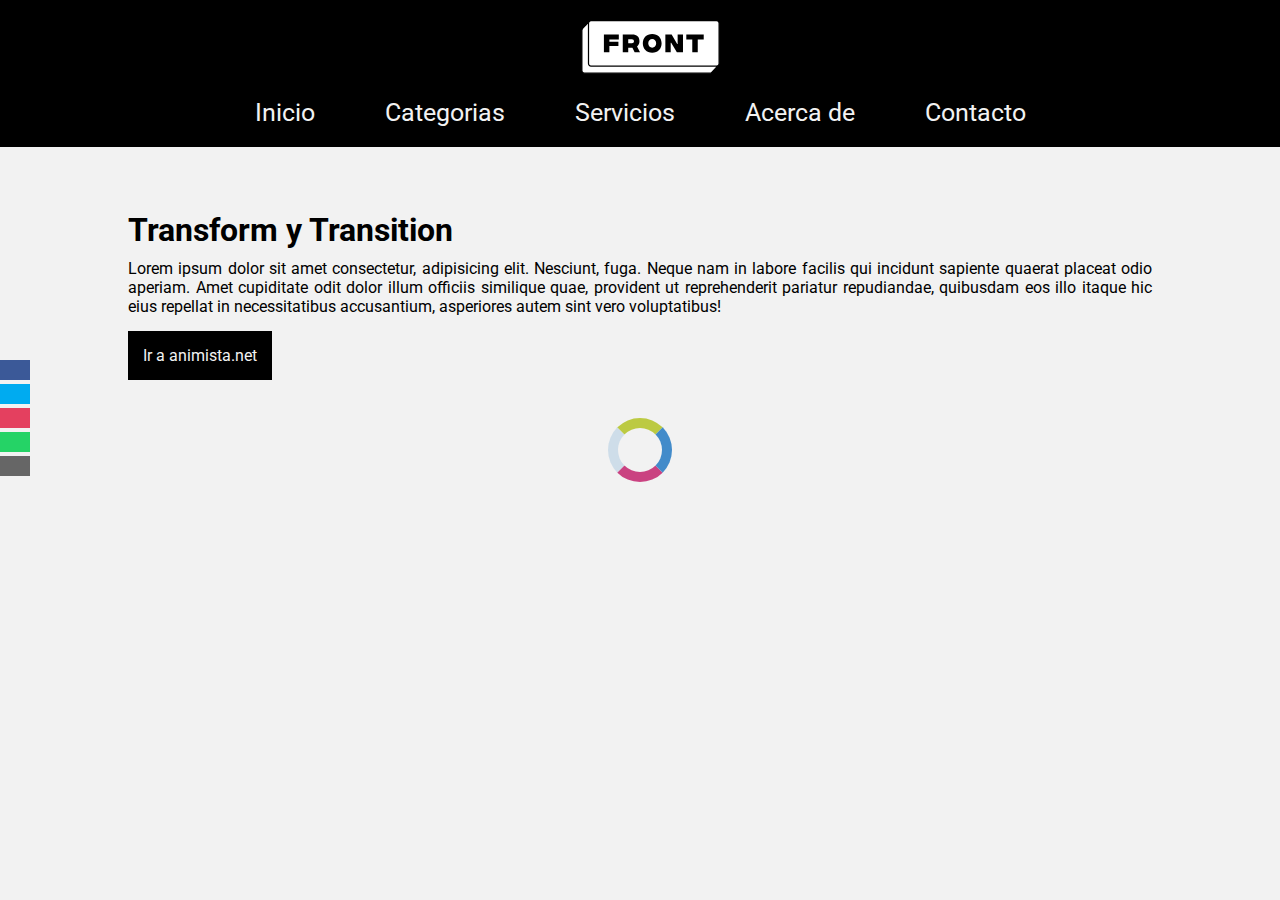
<file: Clase-19-animaciones/clase_19_mesa/index.html>
<!DOCTYPE html>
<html lang="es">
<head>
    <meta charset="UTF-8">
    <meta http-equiv="X-UA-Compatible" content="IE=edge">
    <meta name="viewport" content="width=device-width, initial-scale=1.0">
    <title>CSS avanzado</title>
    <link rel="stylesheet" href="https://use.fontawesome.com/releases/v5.15.3/css/all.css" integrity="sha384-SZXxX4whJ79/gErwcOYf+zWLeJdY/qpuqC4cAa9rOGUstPomtqpuNWT9wdPEn2fk" crossorigin="anonymous">
    <link rel="stylesheet" href="./css/style_base.css">

</head>
<body >
    <header>
        <img class="logo" src="img/logo.svg" alt="">
		<nav>
			<ul>
				<li><a href="#">Inicio</a></li>
				<li><a href="#">Categorias</a></li>
				<li><a href="#">Servicios</a></li>
				<li><a href="#">Acerca de</a></li>
				<li><a href="#">Contacto</a></li>
			</ul>
		</nav>
	</header>
    <aside class="social">
		<ul>
			<li><a href="#" target="_blank" class="icon-facebook"><i class="fab fa-facebook"></i></a></li>
			<li><a href="#" target="_blank" class="icon-twitter"><i class="fab fa-twitter"></i></a></li>
			<li><a href="#" target="_blank" class="icon-instagram"><i class="fas fa-camera"></i></a></li>
			<li><a href="#" target="_blank" class="icon-whatsapp"><i class="fas fa-comment"></i></a></li>
			<li><a href="mailto:lromiglia@digitalhouse.com" class="icon-mail"><i class="fas fa-envelope"></i></a></li>
		</ul>
    </aside>
    <section class="container ">
        <h1>Transform y Transition</h1>
        <p>Lorem ipsum dolor sit amet consectetur, adipisicing elit. Nesciunt, fuga. Neque nam in labore facilis qui incidunt sapiente quaerat placeat odio aperiam. Amet cupiditate odit dolor illum officiis similique quae, provident ut reprehenderit pariatur repudiandae, quibusdam eos illo itaque hic eius repellat in necessitatibus accusantium, asperiores autem sint vero voluptatibus!</p>
        <a href="https://animista.net/" target="_blank">Ir a animista.net</a>
        
    </section>
    <span class="spinner"></span>
</body>
</html>
</file>
<file: css/style.css>
body{
    font-family: serif;
    margin: 0px;
}

header{
    background-color: #E6E6E6;
    padding-top: 5px;
}
#principal{
    display: block;
    margin: auto;
    height: 146px;
    width: 146px;
}

h1{

    text-align: center;
}

h2{
    padding-left: 10px;
}

h1, h2{
    background: #C4C4C4;
    color: #005677;
    letter-spacing: 5px;
}

.info-basica{
    font-style: italic;
}

.separador{
    height: 100px;
}

.anio{
    list-style: none;
}

footer{
    background: #005677;
    position: fixed;
    bottom: 0;
    width: 100%;
}

#lista-footer{
    list-style: none;
    text-align: center;
}

#lista-footer li{
    display: inline;
    color: white;
    margin: 5px;
    
}

p{
    margin: 0px;

}
</file>
<file: Clase 8 - CV Personal/css/style.css>
body{
    font-family: 'Lato', sans-serif;
    margin: 0px;
    color: #00A7E1;
}

header{
    background-color: #F7A072;
    background-image: url(../img/banner.png);
    background-size: cover;
    padding-top: 5px;
}

#principal{
    display: block;
    margin: auto;
    height: 146px;
    width: 146px;
}


h1{
    text-align: center;
    font-weight: 400;
}

h2{
    padding-left: 10px;
}

h1, h2{
    background: #EDDEA4;
    color: #00A7E1;
    letter-spacing: 5px;
}

.separador{
    height: 100px;
}

.anio, .info-basica{
    list-style: none;
}

footer{
    background: #FF9B42;
    position: fixed;
    bottom: 0;
    width: 100%;
}

#lista-footer{
    list-style: none;
    text-align: center;
}

#lista-footer img{
    width: 20px;
    height: 20px;
}

#lista-footer li{
    display: inline;
    color: white;
    margin: 5px;  
}

p{
    margin: 0px;

}

#principal{
    display: block;
    margin: auto;
    height: 146px;
    width: 146px;
}

#sobre-mi{
    margin-left: 55px;
    margin-top: 50px;
    text-decoration: none;
    color: #00A7E1;
    font-size: 24px;
    font-weight: 400;
}

#volver{
    margin-left: 68px;
    margin-top: 50px;
    text-decoration: none;
    color: #00A7E1;
    font-size: 24px;
    font-weight: 400;
}

#contenedor-sobre-mi{
    margin: auto;
    margin-top: 150px;
    background-color: #EDDEA4;
    border-radius: 25px;
    width: 200px;
    height: 35px;
}

#contenedor-volver{
    margin: auto;
    background-color: #EDDEA4;
    border-radius: 25px;
    width: 200px;
    height: 35px;
}

#mejora{
    margin-left: 87px;
}
</file>
<file: Clase-10-superheroes/css/style.css>
body{
    margin: 0;
    font-family: 'Roboto', sans-serif;
}

h1{
    margin: 0;
    padding: 25px;
    font-size: 40px;
}

#header-heroes{
    background-color: #00669F;
    height: 101px;
}

#header-descuento-p{
    margin-top: 0;
    padding: 10px;
    font-size: 15px;
}

#header-descuento{
    background-color: #1CD1B0;
    height: 38px;
}

#body-section article{
    width: 300px;
    height: 529px;
    display: inline-block;
    background-color: #F3F3F3;
    box-shadow: 0px 4px 4px rgba(0, 0, 0, 0.25);
}

#body-section article .perfil{
    border-radius: 50%;
}

#body-section article button{
    display: inline;
}

#footer-derechos{
    background-color: #00669F;
    height: 51px;
}

#footer-derechos p{
    color: white;
    font-size: 16px;
    padding: 15px;
}

div{
    height: 2000px;
}
</file>
<file: Clase-11-Flexbox/css/style.css>
body{
    margin: 0;
    font-family: 'Roboto', sans-serif;
}

#nav-bar{
    background-color: #222222;
    display: flex;
    flex-wrap: wrap;
    justify-content: space-between;
    align-items: center;
    padding: 10px;
    box-shadow: 0px 4px 4px rgba(0, 0, 0, 0.25);
}

#nav-bar div{
    display: flex;
    align-items: center;
}

#nav-bar div img{
    padding: 10px;
}

#nav-bar ul{
    display: flex;
    list-style: none;
}

#nav-bar ul a{
    color: #ffffff;
    list-style: none;
    padding: 10px;
    text-decoration: none;
}


#section-main{
    display: flex;
    justify-content: space-around;
    flex-wrap: wrap;
    margin-top: 20px;
    margin-bottom: 20px;
}

#section-main article{
    margin-top: 10px;
}

#articulo-envio-gratis{
    position: relative;
}

h1{
    position: absolute;
    left: 20px;
}

h1, h2{
    color:red;
    font-size: 24px;
}

h3{
    font-size: 20px;
}

h1 span{
    color:white;
}

ol{
    font-weight: bold;
}

#contenedor-pizza-lista{
    display: flex;
    align-items: center;
    width: 100%;
    justify-content: space-around;
}

#podio-article{
    display: flex;
    flex-direction: column;
    align-items: center;
    height: 350px;
    width: 491px;
    justify-content: space-around;
}

footer{
    display: flex;
    background-color: #222222;
    justify-content: space-between;
    align-items: center;
    box-shadow: 0px 4px 4px rgba(0, 0, 0, 0.25);
}

footer div{
    display: flex;
    align-items: center;
}

footer div img{
    padding: 10px;
}


footer ul{
    display: flex;
    list-style: none;
    flex-direction: column;
}

footer ul a{
    color: #ffffff;
    list-style: none;
    padding: 10px;
    text-decoration: none;
}
</file>
<file: Clase-14-Superheroes-Responsive/css/style.css>
body{
    margin: 0;
    font-family: 'Roboto', sans-serif;
}

h1{
    margin: 0;
    padding: 25px;
    font-size: 40px;
}

#header-heroes{
    background-color: #00669F;
    height: 101px;
    box-shadow: 0px 10px 7px rgba(0, 0, 0, 0.25);
}

#header-descuento-p{
    margin-top: 0;
    padding: 10px;
    font-size: 15px;
}

#header-descuento{
    background-color: #1CD1B0;
    height: 38px;
}

#body-section{
    display: flex;
    flex-direction: row;
    flex-wrap: wrap;
    justify-content: space-around;
    margin: 20px 0px;
    position: relative;
}

#body-section article{
    display: flex;
    position: relative;
    flex-direction: column;
    align-items: center;
    width: 300px;
    height: 529px;
    background-color: #F3F3F3;
    box-shadow: 0px 4px 4px rgba(0, 0, 0, 0.25);
    border-top-left-radius: 20px;
    border-top-right-radius: 20px;
    margin: 20px;
}

.corazon{
    position: absolute;
    left: 20px;
    top: 20px;
}

.perfil{
    position: absolute;
    top: 130px;
    border-radius: 50%;
}

.contenedor-texto{
    display: flex;
    flex-direction: column;
    justify-content: flex-end;
    align-items: center;
    margin-bottom: 30px;
    padding: 0px 10px;
}

.contenedor-texto button{
    background-color: #00669F;
    border-style: none;
    border-radius: 7px;
    color: #FFFFFF;
    width: 150px;
    height: 50px;
}

#icono-mas{
    display: flex;
    justify-content: center;
    align-items: center;
    width: 50px;
    height: 50px;
    border-radius: 50%;
    background-color: #00669F;
    color: #FFFFFF;
    position: absolute;
    top: 48%;
    right: 0%;
    z-index: 1;
}

#icono-mas img{
    width: 20px;
    height: 20px;
}

#footer-derechos{
    background-color: #00669F;
    height: 51px;
    text-align: center;
}

#footer-derechos p{
    color: white;
    font-size: 16px;
    padding: 15px;
}

div{
    height: 2000px;
}

@media (max-width:460px) {
    #body-section{
        flex-direction: column;
        align-items: center;
        justify-content: space-around;
    }
}
</file>
<file: Clase-16-Superheroes-Formulario/css/style.css>
*{
    box-sizing: border-box;
}

body{
    margin: 0;
    font-family: 'Roboto', sans-serif;
}

h1{
    margin: 0;
    padding: 0.5rem 0 0.5rem 0;
    font-size: 30px;
    font-weight: 400;
    color: white;
}

h3{
    margin: 0 0 1rem 0;
    color: white;
    font-weight: 300;
}

legend{
    color: white;
}

#header-heroes{
    display: flex;
    background-color: #00669F;
    height: 101px;
    align-items: center;
}

#header-heroes img{
    height: 74px;
    width: 99px;
}

#header-descuento-p{
    margin-top: 0;
    padding: 10px;
    font-size: 15px;
    font-weight: 400;
}

#header-descuento{
    background-color: #1CD1B0;
    height: 38px;
}

nav{
    display: flex;
    justify-content: flex-end;
    background: #001D2D;
    box-shadow: 0px 10px 7px rgba(0, 0, 0, 0.25);
}

nav ul{
    display: flex;
    justify-content: space-around;
    align-items: center;
    list-style: none;
}

nav ul a{
    text-decoration: none;
    color: white;
    padding: 0 0.8rem;
    font-weight: 300;
}

#body-section{
    display: flex;
    flex-direction: row;
    flex-wrap: wrap;
    justify-content: space-around;
    margin: 20px 0px;
    position: relative;
}

#body-section article{
    display: flex;
    position: relative;
    flex-direction: column;
    align-items: center;
    width: 300px;
    height: 529px;
    background-color: #F3F3F3;
    box-shadow: 0px 4px 4px rgba(0, 0, 0, 0.25);
    border-top-left-radius: 20px;
    border-top-right-radius: 20px;
    margin: 20px;
}

.corazon{
    position: absolute;
    left: 20px;
    top: 20px;
}

.perfil{
    position: absolute;
    top: 130px;
    border-radius: 50%;
}

.contenedor-texto{
    display: flex;
    flex-direction: column;
    justify-content: flex-end;
    align-items: center;
    margin: 45px 0;
    padding: 0px 10px;
}

.contenedor-texto button{
    background-color: #00669F;
    border-style: none;
    border-radius: 7px;
    color: #FFFFFF;
    width: 150px;
    height: 50px;
}

#icono-mas{
    display: flex;
    justify-content: center;
    align-items: center;
    width: 50px;
    height: 50px;
    border-radius: 50%;
    background-color: #00669F;
    color: #FFFFFF;
    position: absolute;
    top: 48%;
    right: 0%;
    z-index: 1;
}

#icono-mas img{
    width: 20px;
    height: 20px;
}

#section-form{
    display: flex;
    flex-direction: column;
    align-items: center;
    flex-wrap: wrap;
    width: 954px;
    background-color: #00669F;
    box-shadow: 0px 0px 2px 1px rgba(0, 0, 0, 0.3);
    border-radius: 49px;   
    flex-wrap: wrap;
    margin: 25px 0 0 0;
}

form{
    display: flex;
    justify-content: center;
    margin: 1rem;
}

.form-column{
    display: flex;
    flex-direction: column;
    align-items: center;
    justify-content: space-between;
    margin: 0 1rem 0 1rem;
    width: 50%;
}

label{
    display: flex;
    flex-direction: column;
    align-items: flex-start;
    color: white;
    font-weight: 300;
    text-align: left;
    margin: 0 0 0.5rem 0;
    width: 300px;
}

fieldset{
    width: 70%;
    border: none;
    text-align: left;
}

fieldset label{
    flex-direction: row;
    align-items: flex-start;
}

fieldset legend{
    margin: 0 0 1rem 0;
}


fieldset label input{
    margin: 0 0.75rem 0 0;
}

.input{
    width: 100%;
    height: 45px;
    margin: 0.25rem 0 0.25rem 0;
}

input.input, select.input, #label-texto textarea{
    border: 1.53407px solid rgba(0, 0, 0, 0.1);
    border-radius: 10px;
}

hr{
    opacity: 0.5;
    margin: 1.5rem 0;
}

#label-texto{
    flex-grow: 0.9;
}

#label-texto textarea{
    width: 100%;
    height: 100%;
    resize: none;
}

#foto input{
    margin: 0.5rem 0 0.5rem 0;
    text-align: center;
    border: none;
}

#form-button{
    height: 60px;
    width: 40%;
    border: none;
    border-radius: 23px;
    background: #1CD1B0;
    margin: 0 0 1rem 0;
    font-size: 2rem;
    font-weight: bold;
}

#main{
    display: flex;
    flex-direction: column;
    align-items: center;
}

#volver{
    display: flex;
    align-items: center;
    justify-content: center;
    color: white;
    text-decoration: none;
    background: #001D2D;
    height: 40px;
    width: 200px;
    margin: 1rem 0 0 0;
    border-radius: 10px;
    text-align: center;
}

#footer-derechos{
    background-color: #00669F;
    height: 51px;
    text-align: center;
}

#footer-derechos p{
    color: white;
    font-size: 16px;
    padding: 15px;
}
</file>
<file: Entrega Final Ignacio Mosca/css/style.css>
/* ESTILOS GENERALES */

*{
    box-sizing: border-box;
    margin: 0;
    padding: 0;
}

html{
    background: url('../img/bg-tablet-pattern.svg');
    background-repeat: no-repeat;
    background-size: 50vw;
    background-position: 1310px -300px;
}

body{
    font-family: 'Be Vietnam Pro', sans-serif;
    font-size: 16px;
}

h1{
    font-size: 3.6rem;
    font-weight: 700, bold;
}

h2{
    font-size: 2.25rem;
    font-weight: 700, bold;
}

h3{
    font-size: 2.4rem;
    margin: 10rem 0 8.5rem 0;
    font-weight: 700, bold;
}

h4{
    position: relative;
}

h4::before{
    font-weight: 300;
    display: flex;
    position: absolute;
    justify-content: center;
    align-items: center;
    top: -0.35rem;
    left: -5.5rem;
    width: 4rem;
    height: 2.5rem;
    background: #F3603B;
    border-radius: 3rem;
    color: #FFFFFF;
}

.logo-empresa{
    width: 146px;
    margin: 2rem 0;
}

.main-section-contenedor-hijo-diferencias-empresa-lista:nth-child(1) h4::before{
    content: '01';
}

.main-section-contenedor-hijo-diferencias-empresa-lista:nth-child(2) h4::before{
    content: '02';
}

.main-section-contenedor-hijo-diferencias-empresa-lista:nth-child(3) h4::before{
    content: '03';
}

.titulo{
    color: #232C50;
    text-align: left;
}

.texto{
    color: #000000;
    text-align: left;
}

.texto-claro,
#lista-nav li a:hover{
    color:#B3B2B7;
}

.button{
    display: flex;
    justify-content: center;
    align-items: center;
    background: #F3603B;
    box-shadow: 0 0.25rem 0.45rem rgba(0, 0, 0, 0.25);
    border-radius: 3rem;
    height: 3rem;
    width: 10rem;
    text-decoration: none;
    color: #FFFFFF;
}

.button:hover{
    opacity: 0.8;
    box-shadow: 0 0.25rem 0.45rem rgba(243, 96, 59, 0.5);
    cursor: pointer;
}

/* ESTILOS HEADER */

.header{
    display: flex;
    justify-content: center;
    align-items: center;
    width: 100vw;
    height: 20vh;
    z-index: 100;
}

.nav-header{
    display: flex;
    justify-content: space-between;
    align-items: center;
    width: 78.5%;
}

.formato-lista{
    display: flex;
    list-style: none;
}

.formato-lista li a{
    text-decoration: none;
    color: #242E52;
    padding: 0 1rem;
    font-weight: 500;
}

#nav-header-hamburger{
    display: none;  
    width: 25px;
}

/* ESTILOS MAIN */

/* PRIMERA SECCION */

.main{
    width: 100vw;
    display: flex;
    flex-direction: column;
    align-items: center;
}

.main-section{
    display: flex;
    flex-direction: row;
    height: 33.3%;
    width: 78.5%;
    justify-content: space-between;
    flex-wrap: wrap;
}

.main-section-contenedor{
    display: flex;
    justify-content: flex-start;
    align-items: flex-end;
}

.main-section-contenedor-hijo{
    display: flex;
    flex-direction: column;
    align-items: flex-start;
}

.main-section-contenedor-hijo-presentacion-empresa{
    width: 40rem;
    height: 95%;
}

.main-section-contenedor-hijo *{
    margin: 0.9rem 0;
}

.main-section-contenedor-hijo-presentacion-empresa .texto{
    width: 55%;
}

/* SEGUNDA SECCION */

.main-section-contenedor-hijo-diferencias-empresa{
    width: 30rem;
    height: 80%;
}

.main-section-contenedor-hijo-diferencias-empresa .texto{
    width: 21rem;
}

.diferencias-empresa-lista{
    flex-direction: column;
    width: 28rem;
    margin-top: 7.8rem;
}

.main-section-contenedor-hijo-diferencias-empresa-lista{
    align-items: flex-start;
    justify-content: center;
}

/* TERCERA SECCION */

.main-section-perfiles{
    flex-direction: column;
    align-items: center;
    width: 100%;
}

.main-section-contenedor-perfiles{
    justify-content: center;
    align-items: center;
    width: 100%;
}

.main-section-contenedor-perfiles .main-section-contenedor-hijo{
    width: 30%;
    margin: 0 0 3rem 0;
    
}

.main-section-contenedor-hijo-perfil{
    display: flex;
    flex-direction: column;
    align-items: center;
    position: relative;
    background-color: #FAFAFA;
    width: 100%;
    height: 100%;
    margin: 0;
}

.main-section-contenedor-hijo-perfil .texto{
    margin: 1rem 2rem 5rem 2rem;
    width: 25rem;
    text-align: center;
}

.button-radio{
    display: none;
    margin: 0rem 0 3rem 0;
    justify-content: center;
}

.radio-customer{
    display: none;
    border-radius: 50%;
    width: 15px;
    height: 15px;
    border: 2px solid #F3613C ;
    margin: 1rem 0.5rem;
}

.radio-customer:active{
    background-color: #F3613C;
}

.main-section-contenedor-hijo:nth-child(2) .main-section-contenedor-hijo-perfil .texto{
    width: 24rem;
}

.main-section-contenedor-hijo:nth-child(2){
    height: 272px;
}

.main-section-contenedor-hijo-perfil .titulo{
    margin: 5rem 5rem 1rem 5rem;
}

.main-section-contenedor-hijo-perfil img{
    width: 70px;
    height: 70px;
    position: absolute;
    top: -18%;

}

.main-section-perfiles .button{
    margin: 2.5rem 0 15rem 0;
}


/* ESTILOS FOOTER */

/* PRIMERA SECCION */

.footer{
    width: 100vw;
    display: flex;
    flex-direction: column;
    justify-content: center;
    align-items: center;
    background-color: #F3613C;
}

.footer-contenedor{
    display: flex;
    justify-content: center;
    align-items: center;
    width: 100%;
    height: 18rem;
}

.footer-contenedor-hijo{
    display: flex;
    justify-content: space-between;
    width: 78.5%;
    height: 50%;
}

.footer-contenedor-hijo .titulo{
    color: #FFFFFF;
    font-size: 2.5rem;
    width: 30rem;
}

.button-footer{
    background-color: #FFFFFF;
    color: #F3603B;
}

.button-footer:hover{
    opacity: 1;
    color: #f98f75;
    cursor: pointer;
}

/* SEGUNDA SECCION*/

.footer-contenedor-listas{
    display: flex;
    width: 300px;
    justify-content: space-between;
}

.footer-contenedor-listas .footer-contenedor-hijo-info{
    width: 80%;
}

.footer-contenedor-listas .footer-contenedor-hijo-info .formato-lista{
    width: 100px;
    margin: 1rem 0;
}

.footer-contenedor:nth-child(1){
    margin: 3rem 0;
}

.footer-contenedor:nth-child(2){
    background-color: #1E1E26;
}

.footer-contenedor-hijo-info{
    display: flex;
    flex-direction: column;
    justify-content: space-between;
    align-items: center;
}

.footer-contenedor-hijo-info:nth-child(1){
    align-items: flex-start;
}

.footer-contenedor-hijo-info .formato-lista{
    flex-direction: column;
}

.footer-contenedor-hijo-info .formato-lista li{
    padding: 0.5rem 0;
}

.footer-contenedor-hijo-info .formato-lista li a{
    color: #FFFFFF;
    padding: 0rem;
    font-weight: 400;
}

.footer-contenedor-hijo-info .formato-lista li a:hover,
.footer-contenedor-hijo-info .formato-lista-imagenes li a:hover img:hover{
    color: #F3613C;
    filter: invert(42%) sepia(63%) saturate(762%) hue-rotate(329deg) brightness(105%) contrast(91%);
    cursor: pointer;
}

.footer-contenedor-hijo-info .formato-lista-imagenes{
    flex-direction: row;
}

.footer-contenedor-hijo-info .formato-lista-imagenes li{
    flex-direction: row;
    text-align: center;
    padding: 0 0.5rem;
}

.footer-contenedor-hijo-info-form{
    display: flex;
    justify-content: flex-end;
}

.footer-contenedor-hijo-info:nth-child(4){
    align-items: flex-end;
}

.footer-contenedor-hijo-info-form .button{
    width: 35%;
    border: none;
    box-shadow: none;
    margin: 0 0.5rem;
}

.footer-contenedor-hijo-info-form .button:hover{
    background-color: #f98f75;
    opacity: 1;
}

.footer-contenedor-hijo-info-form .button-footer:hover{
    background-color: #FFFFFF;
    opacity: 1;
}

.footer-contenedor-hijo-info-form input.button:hover{
    cursor: text;
}

.footer-contenedor-hijo-info-form .button-footer{
    width: 17rem;
    padding: 0 0.75rem;
}

.footer-contenedor-hijo > *{
    margin: 1.5rem 0 0 0;
}

.footer-contenedor-hijo:last-child{
    margin: 0 0 1.5rem 0;
}

.copy-rights-text{
    font-size: 0.8rem;
    font-weight: 500;
    color: #8C8C94;
}

#copy-rights-text-mobile{
    display: none;
}

#copy-rights-text-deskop{
    display: block;
}

.formato-lista-imagenes li a,
.formato-lista-imagenes li a img{
    width: 20px;
}

/* MEDIA QUERY TABLET-LAPTOP */

@media (max-width: 1554px) {
    .main-section{
        align-items: center;
        justify-content: center;
        flex-direction: column;
        width: auto;
    }
    .main-section:nth-child(1){
        flex-direction: column-reverse;
    }
    .main-section-contenedor{
        margin: 2rem 0;
    }
    .main-section-contenedor-hijo{
        align-items: center;
    }
    .titulo{
        text-align: center;
    }
    .texto{
        color: #B3B2B7;
        text-align: center;
    }
    .main-section-contenedor-perfiles{
        flex-direction: column;
    }

    .main-section-contenedor-hijo-perfil{
        width: 30rem;
    }

    h3{
        margin: 1rem 0 5rem 0;
    }
    .main-section-perfiles .button{
        margin: 0rem 0 4rem 0;
    }
    .footer-contenedor{
        align-items: center;
        height: auto;
    }
    .footer-contenedor-hijo{
        flex-direction: column;
        align-items: center;
    }
    .footer-contenedor:nth-child(2) .footer-contenedor-hijo{
        flex-direction: column-reverse;
        height: 100%;
    }
    .footer-contenedor-hijo-info:first-child{
        flex-direction: column-reverse;
        align-items: center;
    }

    #copy-rights-text-desktop{
        display: none;
    }
    #copy-rights-text-mobile{
        display: block;
        text-align: center;
    }
    .nav-header ul, 
    .nav-header a{
        display: none;
    }
    #nav-header-hamburger{
        display: block;
    }
    .header{
        position: sticky;
        top: 0;
    }
    html{
        background-position: 800px -200px;
    }
  }

/* MEDIA QUERY MOBILE */

@media (max-width: 520px) {
    *{
        width: 80vw;
    }
    .header{
        height: 10vh;
    }
    h1{
        font-size: 2rem;
    }
    h2, h3{
        font-size: 1.75rem;
    }
    .texto{
        font-size: 0.9rem;
        width: auto !important;
    }
    .main-section-contenedor-perfiles .main-section-contenedor-hijo:nth-last-child(-n+2){
        display: none;
    }
    .footer-contenedor .titulo{
        width: 120%;
    }
    .main-section-contenedor-hijo-perfil {
        width: 21rem;
        margin: 0;
    }

    .diferencias-empresa-lista{
        width: 20rem;
        align-items: center;
    }

    .diferencias-empresa-lista h4.titulo{
        display: flex;
        justify-content: center;
        align-items: center;
        border-top-right-radius: 3rem;
        border-bottom-right-radius: 3rem;
        background-color: rgba(249, 143, 117, 0.25);
        width: 23.5rem;
        height: 2.45rem;
    }

    h4.titulo::before{
        left: -4%;
        top: -0.09rem;
    }

    .button-radio{
        display: flex;
    }

    .radio-customer{
        display: block;
    }

    .main-section-contenedor-perfiles .main-section-contenedor-hijo{
        margin: 0;
    }

    html{
        background-size: 100vw;
        background-position: 90px -50px;
    }
  }
</file>
<file: Clase-19-animaciones/clase_19_mesa/css/style_base.css>
@import url('https://fonts.googleapis.com/css2?family=Roboto:wght@300&display=swap');

*{
    box-sizing: border-box;
    margin: 0;
    padding: 0;
}
:root{
    --primary-color: #000;
    --secondary-color:#f2f2f2;
    --decoration-color:#c79800;
   }

body{
    background:var(--secondary-color);
    font-family: 'Roboto';
    color:var(--primary-color);
    width: 100%;
  }

header{
    background-color:var(--primary-color);
    text-align: center;
    z-index: 100;
}
header .logo {
    margin-top: 20px;
    margin-left: 20px;
}

/** Menú principal */
nav ul {
    display: flex; 
    justify-content: center;
    list-style: none;
    /* padding: 0px;
    margin-left: 10px;          NO son necesarias porque usamos flex*/
}
nav ul li {
    margin: 20px;
}
nav ul li a{
    position:relative;
    margin:15px;
    font-size:25px;  
    color:var(--secondary-color);
    text-decoration: none;
}

nav ul li a:before{
    content:'';
    background: var(--decoration-color);
    position:absolute;
    bottom:-10px; 
    /* alto y ancho=0 */
    height: 5px;
    width: 0px;
    /* transition: ; */
    transition: width 0.7s;
}
nav ul li a:hover::before{
    /* ancho final */
    width: 100%;
}

/* Barra redes */
.social {
	position: fixed; 
	left: 0; 
	top: calc(50% - 90px); /* Para que quede centrada le decimos que al 50% del alto le reste la mitad del alto de la barra: 16px de la letra + 10 padding-top + 10padding-bottom */
	z-index: 2000; 
}
.social ul {
	list-style: none;
}

.social ul li a {
    display: inline-block; /* porque le quiero agregar padding */
    color:var(--secondary-color);
    background: var(--primary-color);
    padding: 10px 15px;
    text-decoration: none;
    /* transition: ; */
    transition: all 0.7s;
}

.social ul li .icon-facebook {background:#3b5998;} /* Establecemos los colores de cada red social, aprovechando su class */
.social ul li .icon-twitter {background: #00abf0;}
.social ul li .icon-instagram {background: #E4405F;}
.social ul li .icon-whatsapp {background: #25D366;}
.social ul li .icon-mail {background: #666666;}

.social ul li a:hover{
    /* transform: ; */
    /* padding: ; */
    background-color: #000;
    padding: 10px 40px;
}


  /* Contenido */
.container{
    width: 80%;
    margin: 5% auto;
}

.container p{
    margin-top: 10px;
    text-align: justify;
}
.container a{
    display: inline-block;
    background-color:var(--primary-color);
    color:var(--secondary-color);
    text-decoration: none;
    padding: 15px;
    margin-top: 15px;
}
.container a:hover{
    color:var(--decoration-color);
}
 
/* spinner| */
.spinner{
    width: 64px;
    height: 64px;
    position: fixed;
    top: calc(50% - 32px);
    left: calc(50% - 32px);
    border-radius: 50%;
    z-index: 2
 }
.spinner {
    background-color: transparent;
    border-top: 10px solid rgb(188, 202, 66);
    border-right: 10px solid rgb(66,139,202);
    border-bottom: 10px solid rgb(202, 66, 129);
    border-left: 10px solid rgba(66,139,202,.2);
     /* animation: ; */
    animation: loading 1s linear infinite;
 }
/* keyframes
    crear la animación con la rotación desde el momento 0 y momento 100
 */

 @keyframes loading{
     0%{
        transform: rotateZ(0deg);
     }
     100%{
        transform: rotateZ(360deg);
     }
 }

 @keyframes float {
     0%,
     100%{
         transform: translateY(0);
     }
     40%{
         transform: translateY(-5px);
     }
 }
</file>
